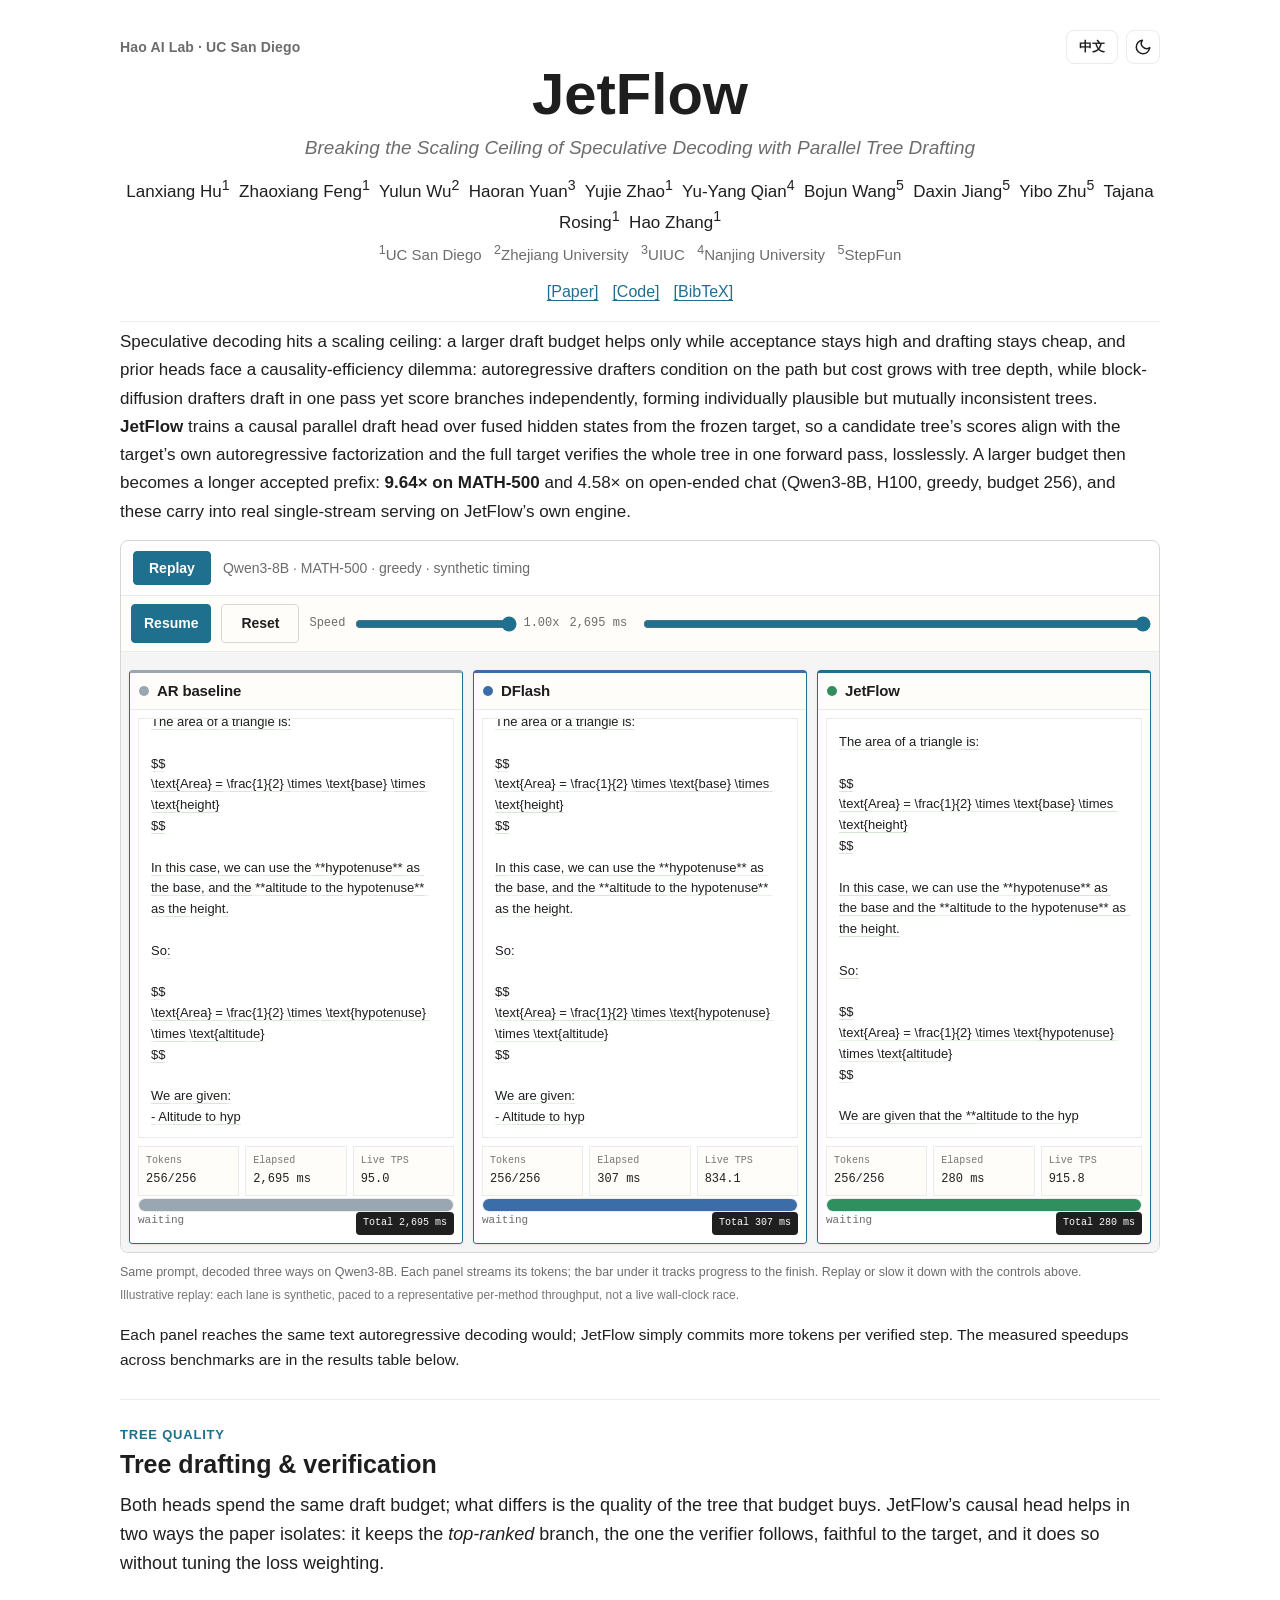
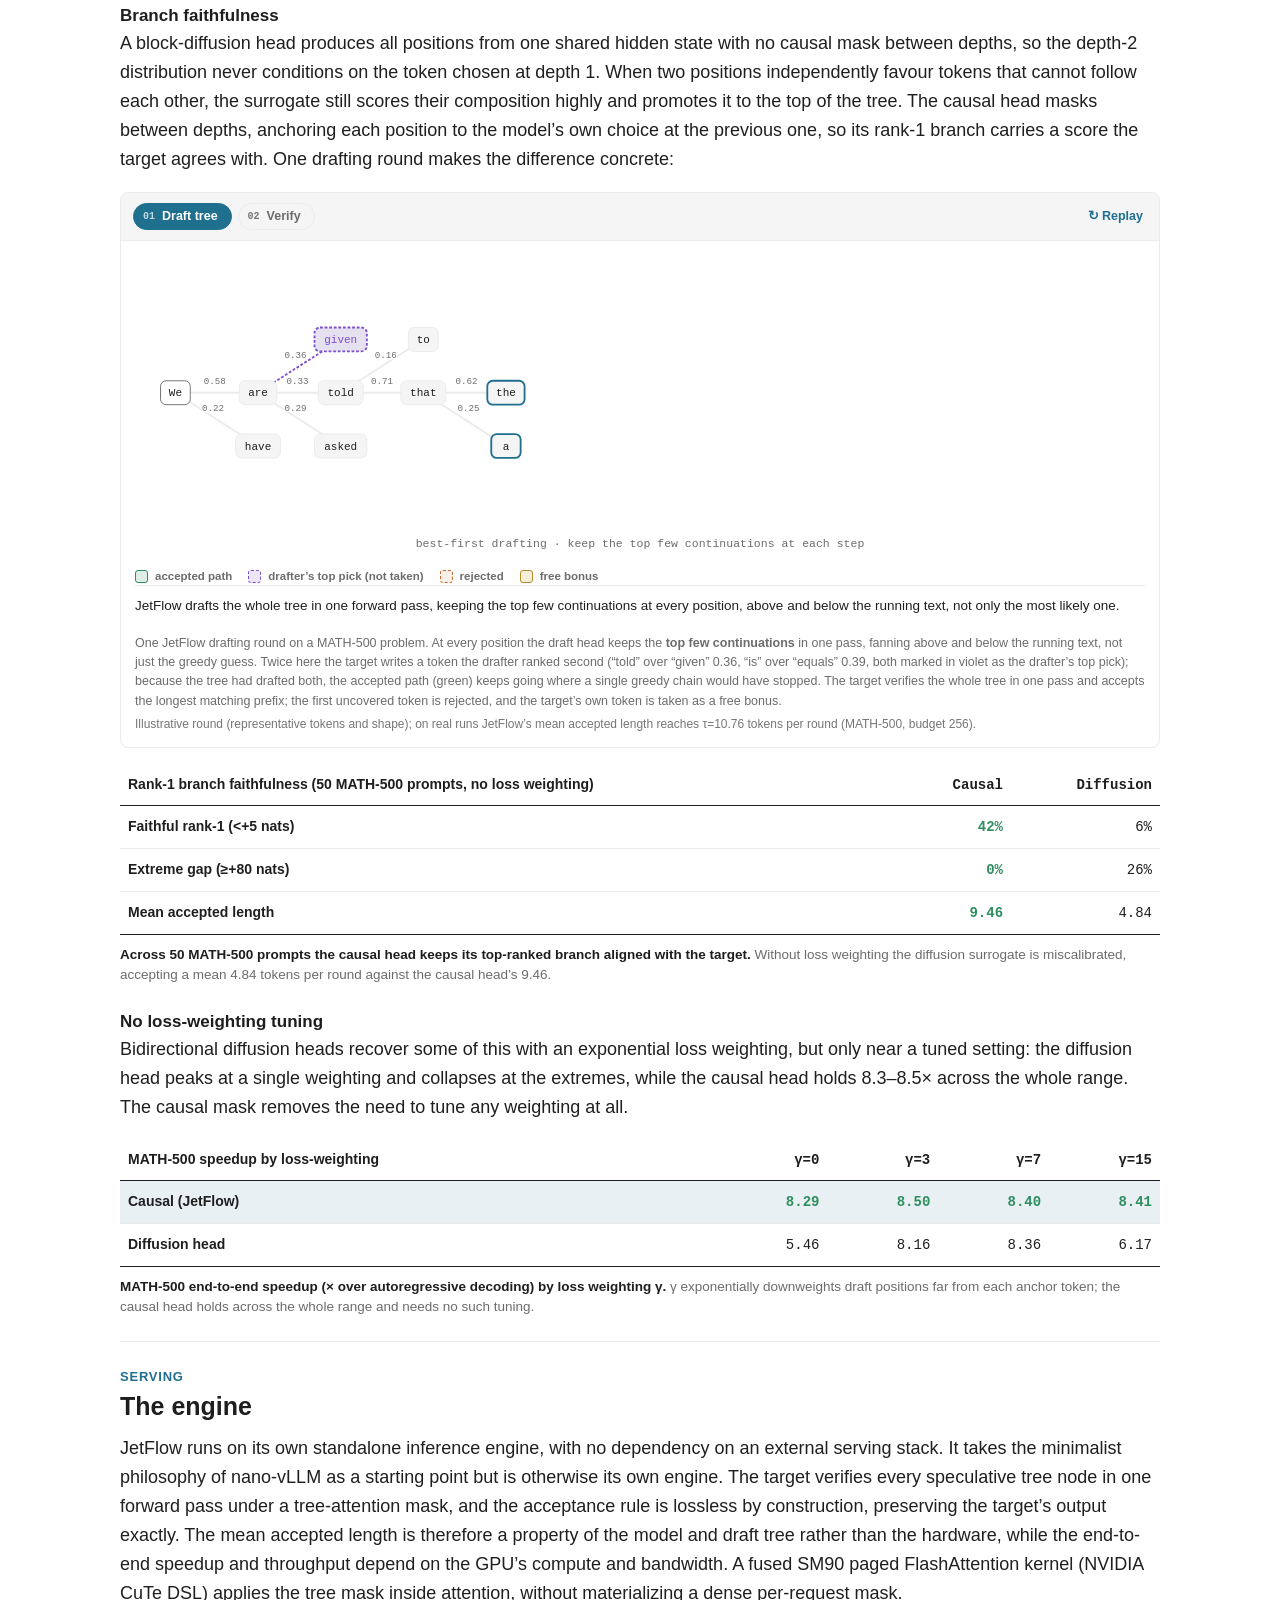
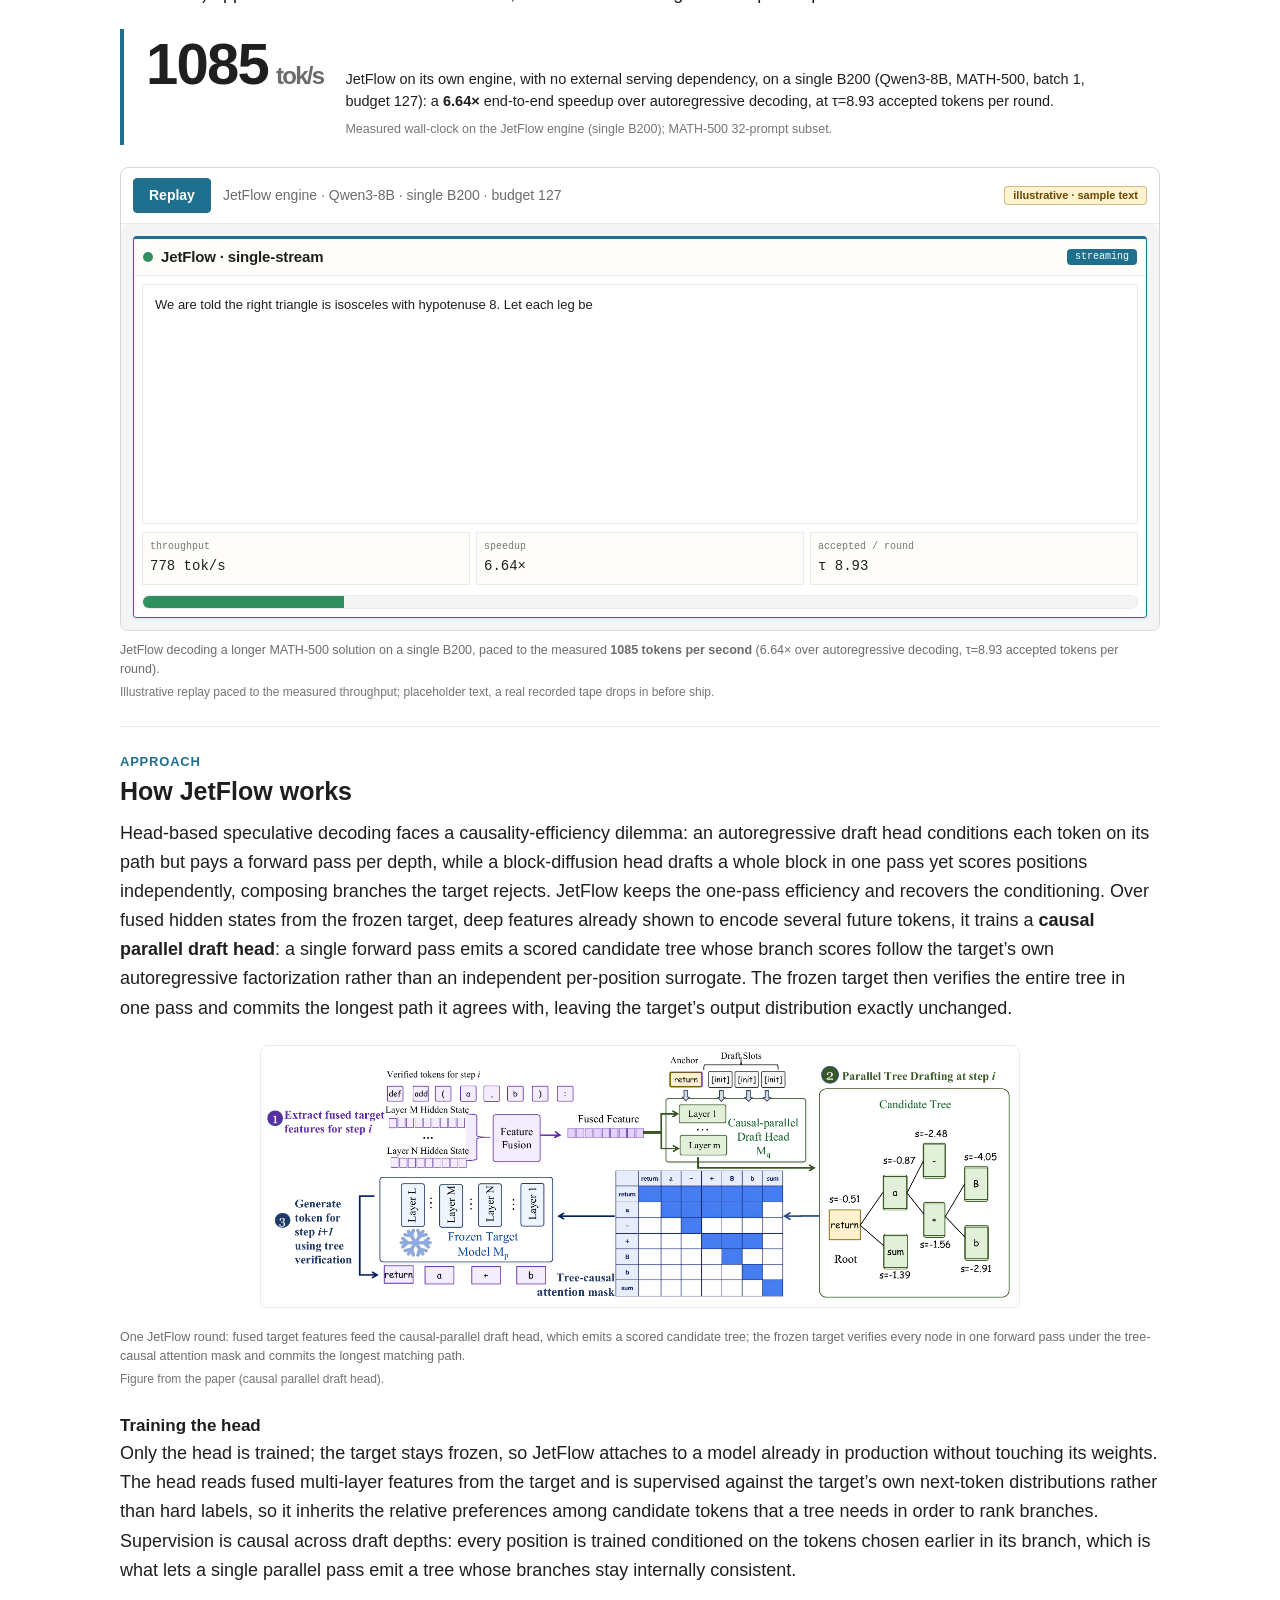
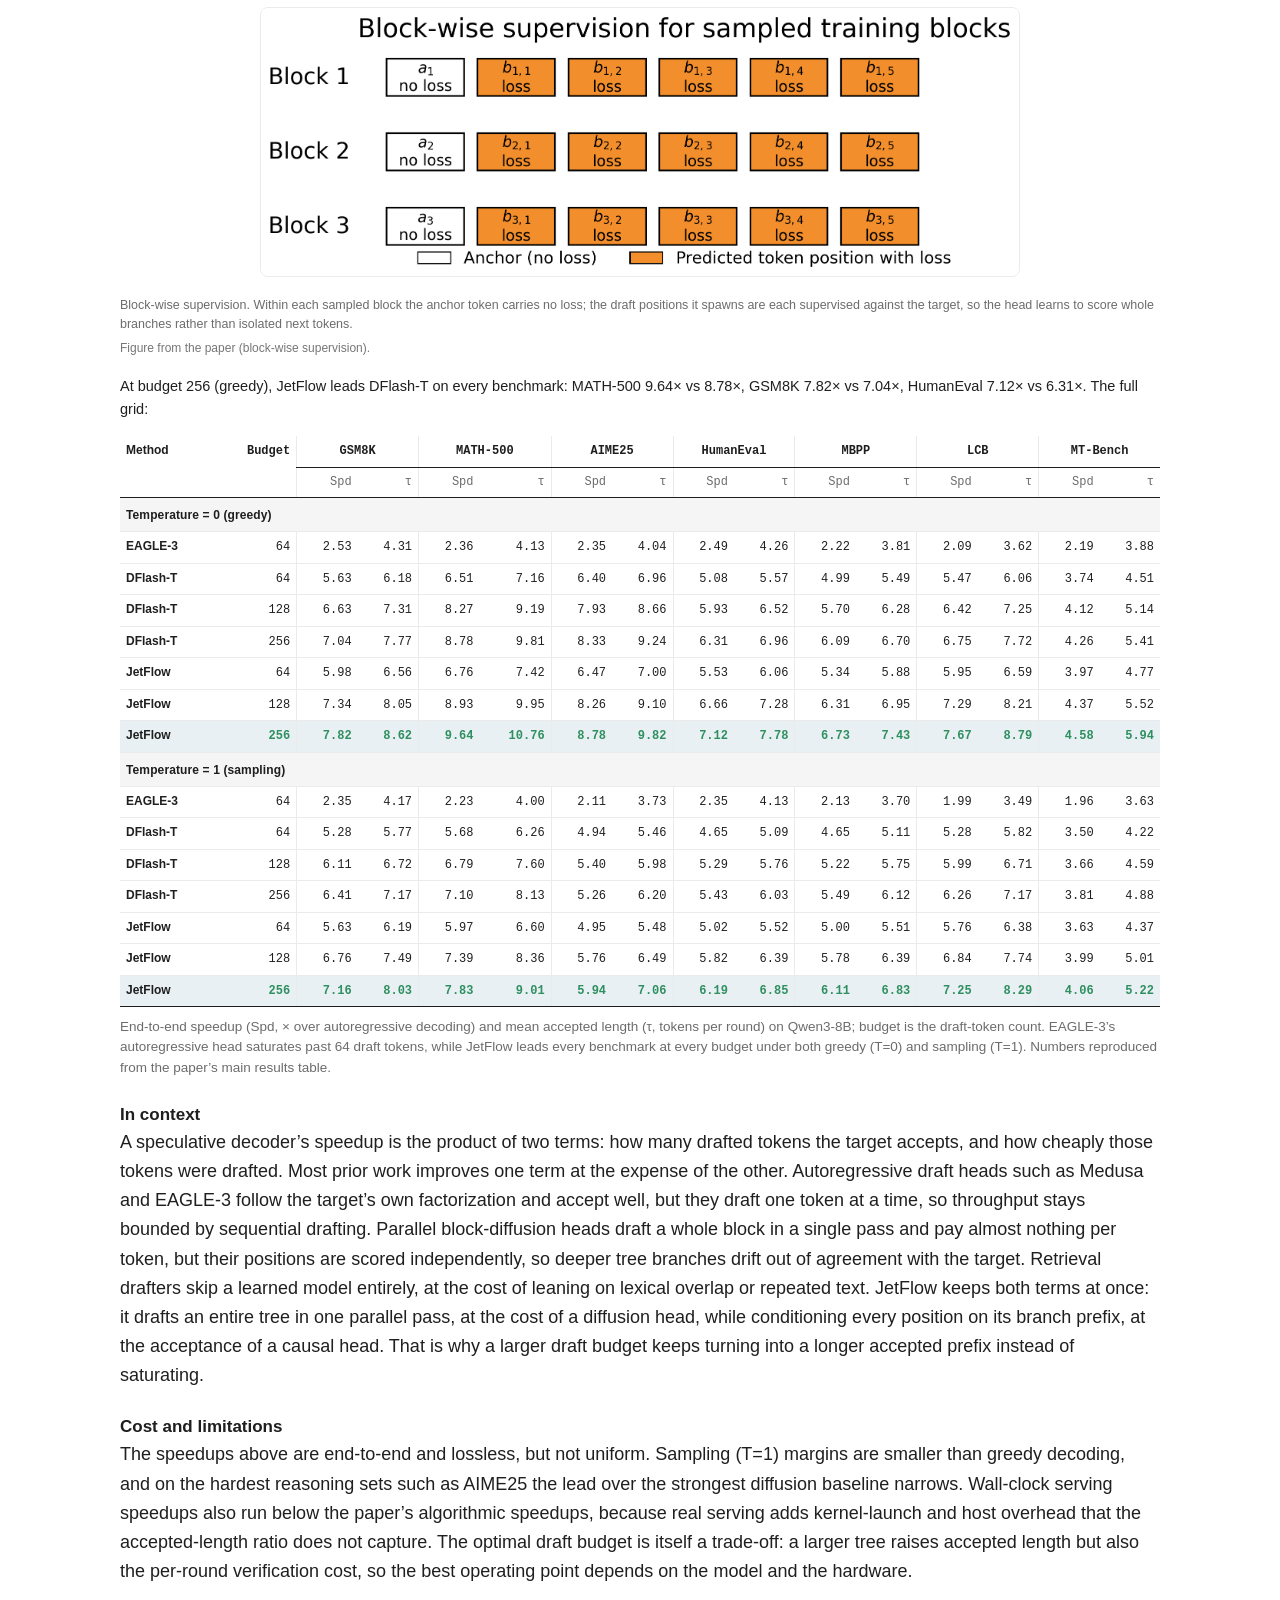
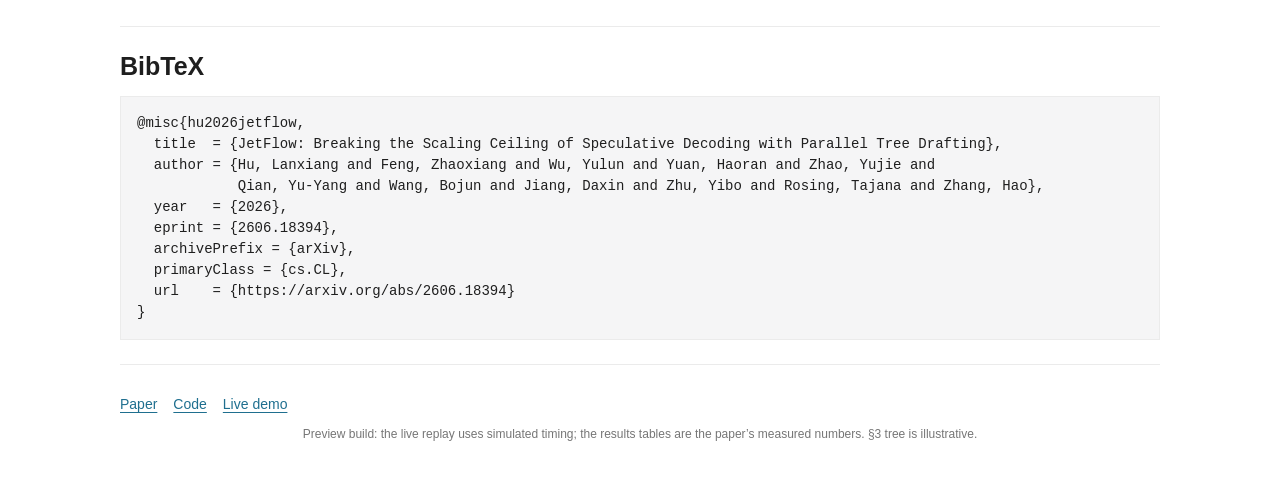
<file: index.html>
<!doctype html>
<html lang="en">
<head>
  <meta charset="utf-8">
  <meta name="viewport" content="width=device-width, initial-scale=1">
  <meta name="color-scheme" content="light dark">
  <title>JetFlow: Parallel Tree Drafting</title>
  <meta name="description" content="JetFlow: Breaking the Scaling Ceiling of Speculative Decoding with Parallel Tree Drafting. Live decoding replay + results from the paper.">
  <link rel="alternate" hreflang="en" href="index.html">
  <link rel="alternate" hreflang="zh-CN" href="index.zh.html">
  <link rel="stylesheet" href="site.css">
</head>
<body>
  <script>
    (function () {
      // honour an explicit user choice; otherwise follow the OS colour scheme
      var stored = localStorage.getItem("jf-theme");
      var osDark = window.matchMedia && window.matchMedia("(prefers-color-scheme: dark)").matches;
      if (stored === "dark" || (!stored && osDark)) document.body.classList.add("dark");
    })();
  </script>

  <main class="page" id="top">
    <div class="topbar">
      <a class="brand" href="https://haoailab.com/" title="Hao AI Lab @ UCSD">Hao AI Lab · UC San Diego</a>
      <div class="topbar-tools">
        <a id="lang-toggle" class="lang-toggle" href="index.zh.html" aria-label="切换到中文">中文</a>
        <button id="theme-toggle" class="theme-toggle" type="button" aria-label="Toggle light/dark" aria-pressed="false">
        <svg id="moon" xmlns="http://www.w3.org/2000/svg" viewBox="0 0 24 24" fill="none" stroke="currentColor" stroke-width="2" stroke-linecap="round" stroke-linejoin="round"><path d="M21 12.79A9 9 0 1111.21 3 7 7 0 0021 12.79z"/></svg>
        <svg id="sun" xmlns="http://www.w3.org/2000/svg" viewBox="0 0 24 24" fill="none" stroke="currentColor" stroke-width="2" stroke-linecap="round" stroke-linejoin="round"><circle cx="12" cy="12" r="5"/><line x1="12" y1="1" x2="12" y2="3"/><line x1="12" y1="21" x2="12" y2="23"/><line x1="4.22" y1="4.22" x2="5.64" y2="5.64"/><line x1="18.36" y1="18.36" x2="19.78" y2="19.78"/><line x1="1" y1="12" x2="3" y2="12"/><line x1="21" y1="12" x2="23" y2="12"/><line x1="4.22" y1="19.78" x2="5.64" y2="18.36"/><line x1="18.36" y1="5.64" x2="19.78" y2="4.22"/></svg>
      </button>
      </div>
    </div>

    <header class="paper-header">
      <h1>JetFlow</h1>
      <p class="subtitle">Breaking the Scaling Ceiling of Speculative Decoding with Parallel Tree Drafting</p>
      <p class="authors">
        Lanxiang Hu<sup>1</sup>&nbsp; Zhaoxiang Feng<sup>1</sup>&nbsp; Yulun Wu<sup>2</sup>&nbsp; Haoran Yuan<sup>3</sup>&nbsp; Yujie Zhao<sup>1</sup>&nbsp; Yu-Yang Qian<sup>4</sup>&nbsp; Bojun Wang<sup>5</sup>&nbsp; Daxin Jiang<sup>5</sup>&nbsp; Yibo Zhu<sup>5</sup>&nbsp; Tajana Rosing<sup>1</sup>&nbsp; Hao Zhang<sup>1</sup>
      </p>
      <p class="affiliations"><sup>1</sup>UC San Diego &nbsp; <sup>2</sup>Zhejiang University &nbsp; <sup>3</sup>UIUC &nbsp; <sup>4</sup>Nanjing University &nbsp; <sup>5</sup>StepFun</p>
      <nav class="resource-links" aria-label="Project resources">
        <a href="https://arxiv.org/abs/2606.18394">[Paper]</a>
        <a href="https://github.com/hao-ai-lab/JetFlow">[Code]</a>
        <a href="#bibtex">[BibTeX]</a>
      </nav>
    </header>

    <p class="lead">
      Speculative decoding hits a scaling ceiling: a larger draft budget helps only while acceptance stays
      high and drafting stays cheap, and prior heads face a causality-efficiency dilemma: autoregressive
      drafters condition on the path but cost grows with tree depth, while block-diffusion drafters draft in
      one pass yet score branches independently, forming individually plausible but mutually inconsistent
      trees. <strong>JetFlow</strong> trains a causal parallel draft head over fused hidden states from the
      frozen target, so a candidate tree&rsquo;s scores align with the target&rsquo;s own autoregressive
      factorization and the full target verifies the whole tree in one forward pass, losslessly. A larger budget then becomes a longer accepted prefix: <strong>9.64&times; on
      MATH-500</strong> and 4.58&times; on open-ended chat (Qwen3-8B, H100, greedy, budget&nbsp;256), and these carry into real
      single-stream serving on JetFlow&rsquo;s own engine.
    </p>

    <!-- ===================== DEMO FIRST (autoplay) ===================== -->
    <section class="section demo-first" id="demo">
      <figure class="paper-figure player-figure" id="figure1">
        <div class="figure-frame">
          <div class="figure-toolbar">
            <button class="run-button" id="siteRunButton" type="button">Replay</button>
            <span class="metric-line" data-race-caption></span>
            <span class="run-state" hidden><span data-run-state></span> <span data-clock-label></span></span>
          </div>
          <div class="player-shell" aria-label="Live decoding replay">
            <div class="app-shell">
              <header class="hero player-internal-hero" hidden>
                <div><p class="eyebrow">JetFlow replay</p><h1>Parallel tree decoding replay</h1></div>
                <div class="hero-stats" id="heroStats" aria-live="polite"></div>
              </header>
              <section class="controls" aria-label="Playback controls">
                <button id="playToggle" class="control-button" type="button" aria-label="Pause playback">Pause</button>
                <button id="resetButton" class="control-button secondary" type="button" aria-label="Reset playback">Reset</button>
                <label class="speed-control" for="speedRange"><span>Speed</span><input id="speedRange" type="range" min="0.1" max="1" step="0.05" value="1"><output id="speedValue" for="speedRange">1.00x</output></label>
                <label class="scrub-control" for="scrubRange"><span id="clockReadout">0 ms</span><input id="scrubRange" type="range" min="0" max="1" step="1" value="0"></label>
              </section>
              <div id="syntheticWatermark" class="watermark" hidden></div>
              <main class="player-main">
                <section class="player-lanes">
                  <div class="race-panel" aria-label="Race progress">
                    <div class="race-title"><span>Race bar</span><span id="raceSummary"></span></div>
                    <div id="raceBars" class="race-bars"></div>
                  </div>
                  <div id="laneGrid" class="lane-grid" aria-live="polite"></div>
                </section>
                <aside class="tree-panel" aria-label="JetFlow tree panel" hidden>
                  <div class="tree-panel-head"><div><p class="eyebrow">TreePanel</p><h2>Return Stroke</h2></div><span id="treeTimingBadge" class="timing-badge">waiting</span></div>
                  <div id="treePanel"></div>
                </aside>
              </main>
              <footer class="provenance" id="provenance"></footer>
            </div>
          </div>
        </div>
        <figcaption class="cap">
          Same prompt, decoded three ways on Qwen3-8B. Each panel streams its tokens; the bar under it tracks
          progress to the finish. Replay or slow it down with the controls above.
          <span class="src">Illustrative replay: each lane is synthetic, paced to a representative per-method throughput, not a live wall-clock race.</span>
        </figcaption>
      </figure>
      <p class="run-hud" data-run-hud hidden></p>
      <p class="result-plate" data-result-plate hidden></p>

      <p class="demo-note">
        Each panel reaches the same text autoregressive decoding would; JetFlow simply commits more tokens per
        verified step. The measured speedups across benchmarks are in the results table below.
      </p>
    </section>

    <!-- ===================== TREE QUALITY ===================== -->
    <section class="section sec" id="tree">
      <p class="sec-eyebrow">Tree quality</p>
      <h2>Tree drafting &amp; verification</h2>
      <p>
        Both heads spend the same draft budget; what differs is the quality of the tree that budget buys. JetFlow&rsquo;s
        causal head helps in two ways the paper isolates: it keeps the <em>top-ranked</em> branch, the one the
        verifier follows, faithful to the target, and it does so without tuning the loss weighting.
      </p>

      <h3 class="subhead">Branch faithfulness</h3>
      <p>
        A block-diffusion head produces all positions from one shared hidden state with no causal mask between depths,
        so the depth-2 distribution never conditions on the token chosen at depth&nbsp;1. When two positions independently
        favour tokens that cannot follow each other, the surrogate still scores their composition highly and promotes it
        to the top of the tree. The causal head masks between depths, anchoring each position to the model&rsquo;s own
        choice at the previous one, so its rank-1 branch carries a score the target agrees with. One drafting round makes
        the difference concrete:
      </p>

      <figure class="treebuild" id="treewalk" data-stage="draft" data-head="jetflow">
        <div class="tb-toolbar">
          <div class="tb-stages" role="group" aria-label="Stages">
            <button class="tb-stage" type="button" data-go="draft"><span class="tb-si">01</span> Draft tree</button>
            <button class="tb-stage" type="button" data-go="verify"><span class="tb-si">02</span> Verify</button>
          </div>
          <div class="tb-right">
            <button class="tb-replay" type="button" data-replay aria-label="Replay">↻ Replay</button>
          </div>
        </div>
        <div class="tb-frame">
          <div class="tb-canvas"></div>
          <div class="tb-readout" data-tb-readout></div>
        </div>
        <ul class="tb-legend" aria-label="Tree colour key">
          <li><i class="sw sw-acc"></i>accepted path</li>
          <li><i class="sw sw-dtop"></i>drafter&rsquo;s top pick (not taken)</li>
          <li><i class="sw sw-rej"></i>rejected</li>
          <li><i class="sw sw-bon"></i>free bonus</li>
        </ul>
        <p class="tb-copy" data-tb-copy aria-live="polite"></p>
        <figcaption class="cap">
          One JetFlow drafting round on a MATH-500 problem. At every position the draft head keeps the
          <strong>top few continuations</strong> in one pass, fanning above and below the running text, not just
          the greedy guess. Twice here the target writes a token the drafter ranked second (&ldquo;told&rdquo;
          over &ldquo;given&rdquo;&nbsp;0.36, &ldquo;is&rdquo; over &ldquo;equals&rdquo;&nbsp;0.39, both marked in violet as the drafter&rsquo;s top pick);
          because the tree had drafted both, the accepted path (green) keeps going where a single greedy chain
          would have stopped. The target verifies the whole tree in one pass and accepts the longest matching
          prefix; the first uncovered token is rejected, and the target&rsquo;s own token is taken as a free bonus.
          <span class="src">Illustrative round (representative tokens and shape); on real runs JetFlow&rsquo;s mean accepted length reaches &tau;=10.76 tokens per round (MATH-500, budget 256).</span>
        </figcaption>
      </figure>

      <table class="dtable">
        <thead><tr><th>Rank-1 branch faithfulness (50 MATH-500 prompts, no loss weighting)</th><th class="num">Causal</th><th class="num">Diffusion</th></tr></thead>
        <tbody>
          <tr><th>Faithful rank-1 (&lt;+5 nats)</th><td class="num win">42%</td><td class="num">6%</td></tr>
          <tr><th>Extreme gap (≥+80 nats)</th><td class="num win">0%</td><td class="num">26%</td></tr>
          <tr><th>Mean accepted length</th><td class="num win">9.46</td><td class="num">4.84</td></tr>
        </tbody>
        <caption><b>Across 50 MATH-500 prompts the causal head keeps its top-ranked branch aligned with the target.</b> Without loss weighting the diffusion surrogate is miscalibrated, accepting a mean 4.84 tokens per round against the causal head&rsquo;s 9.46.</caption>
      </table>

      <h3 class="subhead">No loss-weighting tuning</h3>
      <p>
        Bidirectional diffusion heads recover some of this with an exponential loss weighting, but only near a tuned
        setting: the diffusion head peaks at a single weighting and collapses at the extremes, while the causal head
        holds 8.3–8.5× across the whole range. The causal mask removes the need to tune any weighting at all.
      </p>

      <table class="dtable">
        <thead><tr><th>MATH-500 speedup by loss-weighting</th><th class="num">γ=0</th><th class="num">γ=3</th><th class="num">γ=7</th><th class="num">γ=15</th></tr></thead>
        <tbody>
          <tr class="hl"><th>Causal (JetFlow)</th><td class="num win">8.29</td><td class="num win">8.50</td><td class="num win">8.40</td><td class="num win">8.41</td></tr>
          <tr><th>Diffusion head</th><td class="num">5.46</td><td class="num">8.16</td><td class="num">8.36</td><td class="num">6.17</td></tr>
        </tbody>
        <caption><b>MATH-500 end-to-end speedup (× over autoregressive decoding) by loss weighting γ.</b> γ exponentially downweights draft positions far from each anchor token; the causal head holds across the whole range and needs no such tuning.</caption>
      </table>
    </section>

    <!-- ===================== THE ENGINE ===================== -->
    <section class="section sec" id="engine">
      <p class="sec-eyebrow">Serving</p>
      <h2>The engine</h2>
      <p>
        JetFlow runs on its own standalone inference engine, with no dependency on an external serving stack. It
        takes the minimalist philosophy of nano-vLLM as a starting point but is otherwise its own engine. The
        target verifies every speculative tree node in one forward pass under a tree-attention mask, and the
        acceptance rule is lossless by construction, preserving the target&rsquo;s output exactly. The mean
        accepted length is therefore a property of the model and draft tree rather than the hardware, while the
        end-to-end speedup and throughput depend on the GPU&rsquo;s compute and bandwidth. A fused SM90 paged
        FlashAttention kernel (NVIDIA CuTe DSL) applies the tree mask inside attention, without materializing a
        dense per-request mask.
      </p>

      <div class="hero-tps">
        <div class="ht-num">1085<span class="ht-unit">tok/s</span></div>
        <p class="ht-cap">
          JetFlow on its own engine, with no external serving dependency, on a single B200 (Qwen3-8B,
          MATH-500, batch&nbsp;1, budget&nbsp;127): a <strong>6.64&times;</strong> end-to-end speedup over
          autoregressive decoding, at &tau;=8.93 accepted tokens per round.
          <span class="ht-note">Measured wall-clock on the JetFlow engine (single B200); MATH-500 32-prompt subset.</span>
        </p>
      </div>

      <figure class="paper-figure engine-demo-figure" id="engineDemo">
        <div class="figure-frame">
          <div class="figure-toolbar">
            <button class="run-button" id="engineRunButton" type="button">Replay</button>
            <span class="metric-line">JetFlow engine · Qwen3-8B · single B200 · budget&nbsp;127</span>
            <span class="illus-badge">illustrative · sample text</span>
          </div>
          <div class="player-shell">
            <div class="ed-stage">
              <div class="lane-card leader ed-card">
                <div class="terminal-chrome">
                  <span class="lane-title">JetFlow · single-stream</span>
                  <span class="ed-badge" data-ed-state>idle</span>
                </div>
                <div class="terminal-body">
                  <pre class="stream-text ed-stream" data-ed-stream></pre>
                  <div class="metric-grid ed-metrics">
                    <div class="metric"><span>throughput</span><strong data-ed-tps>0 tok/s</strong></div>
                    <div class="metric"><span>speedup</span><strong>6.64&times;</strong></div>
                    <div class="metric"><span>accepted / round</span><strong>&tau; 8.93</strong></div>
                  </div>
                  <div class="progress-track ed-track"><div class="progress-fill" data-ed-fill></div></div>
                </div>
              </div>
            </div>
          </div>
        </div>
        <figcaption class="cap">
          JetFlow decoding a longer MATH-500 solution on a single B200, paced to the measured
          <strong>1085 tokens per second</strong> (6.64&times; over autoregressive decoding,
          &tau;=8.93 accepted tokens per round).
          <span class="src">Illustrative replay paced to the measured throughput; placeholder text, a real recorded tape drops in before ship.</span>
        </figcaption>
      </figure>
    </section>

    <!-- ===================== HOW IT WORKS ===================== -->
    <section class="section sec" id="approach">
      <p class="sec-eyebrow">Approach</p>
      <h2>How JetFlow works</h2>
      <p>
        Head-based speculative decoding faces a causality-efficiency dilemma: an autoregressive draft head
        conditions each token on its path but pays a forward pass per depth, while a block-diffusion head drafts
        a whole block in one pass yet scores positions independently, composing branches the target rejects.
        JetFlow keeps the one-pass efficiency and recovers the conditioning. Over fused hidden states from the
        frozen target, deep features already shown to encode several future tokens, it trains a
        <strong>causal parallel draft head</strong>: a single forward pass emits a scored candidate tree whose
        branch scores follow the target&rsquo;s own autoregressive factorization rather than an independent
        per-position surrogate. The frozen target then verifies the entire tree in one pass and commits the
        longest path it agrees with, leaving the target&rsquo;s output distribution exactly unchanged.
      </p>

      <figure class="fig paperfig">
        <img src="figures/arch_causal_head.png" alt="JetFlow architecture: feature fusion, causal-parallel draft head producing a scored candidate tree, and frozen target verification under a tree-causal attention mask.">
        <figcaption class="cap">
          One JetFlow round: fused target features feed the causal-parallel draft head, which emits a scored
          candidate tree; the frozen target verifies every node in one forward pass under the tree-causal
          attention mask and commits the longest matching path.
          <span class="src">Figure from the paper (causal parallel draft head).</span>
        </figcaption>
      </figure>

      <h3 class="subhead">Training the head</h3>
      <p>
        Only the head is trained; the target stays frozen, so JetFlow attaches to a model already in production
        without touching its weights. The head reads fused multi-layer features from the target and is supervised
        against the target&rsquo;s own next-token distributions rather than hard labels, so it inherits the
        relative preferences among candidate tokens that a tree needs in order to rank branches. Supervision is
        causal across draft depths: every position is trained conditioned on the tokens chosen earlier in its
        branch, which is what lets a single parallel pass emit a tree whose branches stay internally consistent.
      </p>

      <figure class="fig paperfig">
        <img src="figures/training_supervision.png" alt="Block-wise training supervision: within each sampled block the anchor token carries no loss while the predicted draft positions are each supervised against the target.">
        <figcaption class="cap">
          Block-wise supervision. Within each sampled block the anchor token carries no loss; the draft positions
          it spawns are each supervised against the target, so the head learns to score whole branches rather than
          isolated next tokens.
          <span class="src">Figure from the paper (block-wise supervision).</span>
        </figcaption>
      </figure>

      <p class="table-summary">
        At budget&nbsp;256 (greedy), JetFlow leads DFlash-T on every benchmark: MATH-500 9.64&times; vs
        8.78&times;, GSM8K 7.82&times; vs 7.04&times;, HumanEval 7.12&times; vs 6.31&times;. The full grid:
      </p>
      <div class="table-scroll">
      <table class="dtable wide">
        <thead>
          <tr><th rowspan="2">Method</th><th class="num" rowspan="2">Budget</th><th class="num grp-col" colspan="2">GSM8K</th><th class="num grp-col" colspan="2">MATH-500</th><th class="num grp-col" colspan="2">AIME25</th><th class="num grp-col" colspan="2">HumanEval</th><th class="num grp-col" colspan="2">MBPP</th><th class="num grp-col" colspan="2">LCB</th><th class="num grp-col" colspan="2">MT-Bench</th></tr>
          <tr><th class="num sub">Spd</th><th class="num sub">τ</th><th class="num sub">Spd</th><th class="num sub">τ</th><th class="num sub">Spd</th><th class="num sub">τ</th><th class="num sub">Spd</th><th class="num sub">τ</th><th class="num sub">Spd</th><th class="num sub">τ</th><th class="num sub">Spd</th><th class="num sub">τ</th><th class="num sub">Spd</th><th class="num sub">τ</th></tr>
        </thead>
        <tbody>
          <tr class="grp"><th colspan="16">Temperature = 0 (greedy)</th></tr>
          <tr><th>EAGLE-3</th><td class="num">64</td><td class="num">2.53</td><td class="num">4.31</td><td class="num">2.36</td><td class="num">4.13</td><td class="num">2.35</td><td class="num">4.04</td><td class="num">2.49</td><td class="num">4.26</td><td class="num">2.22</td><td class="num">3.81</td><td class="num">2.09</td><td class="num">3.62</td><td class="num">2.19</td><td class="num">3.88</td></tr>
          <tr><th>DFlash-T</th><td class="num">64</td><td class="num">5.63</td><td class="num">6.18</td><td class="num">6.51</td><td class="num">7.16</td><td class="num">6.40</td><td class="num">6.96</td><td class="num">5.08</td><td class="num">5.57</td><td class="num">4.99</td><td class="num">5.49</td><td class="num">5.47</td><td class="num">6.06</td><td class="num">3.74</td><td class="num">4.51</td></tr>
          <tr><th>DFlash-T</th><td class="num">128</td><td class="num">6.63</td><td class="num">7.31</td><td class="num">8.27</td><td class="num">9.19</td><td class="num">7.93</td><td class="num">8.66</td><td class="num">5.93</td><td class="num">6.52</td><td class="num">5.70</td><td class="num">6.28</td><td class="num">6.42</td><td class="num">7.25</td><td class="num">4.12</td><td class="num">5.14</td></tr>
          <tr><th>DFlash-T</th><td class="num">256</td><td class="num">7.04</td><td class="num">7.77</td><td class="num">8.78</td><td class="num">9.81</td><td class="num">8.33</td><td class="num">9.24</td><td class="num">6.31</td><td class="num">6.96</td><td class="num">6.09</td><td class="num">6.70</td><td class="num">6.75</td><td class="num">7.72</td><td class="num">4.26</td><td class="num">5.41</td></tr>
          <tr><th>JetFlow</th><td class="num">64</td><td class="num">5.98</td><td class="num">6.56</td><td class="num">6.76</td><td class="num">7.42</td><td class="num">6.47</td><td class="num">7.00</td><td class="num">5.53</td><td class="num">6.06</td><td class="num">5.34</td><td class="num">5.88</td><td class="num">5.95</td><td class="num">6.59</td><td class="num">3.97</td><td class="num">4.77</td></tr>
          <tr><th>JetFlow</th><td class="num">128</td><td class="num">7.34</td><td class="num">8.05</td><td class="num">8.93</td><td class="num">9.95</td><td class="num">8.26</td><td class="num">9.10</td><td class="num">6.66</td><td class="num">7.28</td><td class="num">6.31</td><td class="num">6.95</td><td class="num">7.29</td><td class="num">8.21</td><td class="num">4.37</td><td class="num">5.52</td></tr>
          <tr class="hl"><th>JetFlow</th><td class="num">256</td><td class="num">7.82</td><td class="num">8.62</td><td class="num">9.64</td><td class="num">10.76</td><td class="num">8.78</td><td class="num">9.82</td><td class="num">7.12</td><td class="num">7.78</td><td class="num">6.73</td><td class="num">7.43</td><td class="num">7.67</td><td class="num">8.79</td><td class="num">4.58</td><td class="num">5.94</td></tr>
          <tr class="grp"><th colspan="16">Temperature = 1 (sampling)</th></tr>
          <tr><th>EAGLE-3</th><td class="num">64</td><td class="num">2.35</td><td class="num">4.17</td><td class="num">2.23</td><td class="num">4.00</td><td class="num">2.11</td><td class="num">3.73</td><td class="num">2.35</td><td class="num">4.13</td><td class="num">2.13</td><td class="num">3.70</td><td class="num">1.99</td><td class="num">3.49</td><td class="num">1.96</td><td class="num">3.63</td></tr>
          <tr><th>DFlash-T</th><td class="num">64</td><td class="num">5.28</td><td class="num">5.77</td><td class="num">5.68</td><td class="num">6.26</td><td class="num">4.94</td><td class="num">5.46</td><td class="num">4.65</td><td class="num">5.09</td><td class="num">4.65</td><td class="num">5.11</td><td class="num">5.28</td><td class="num">5.82</td><td class="num">3.50</td><td class="num">4.22</td></tr>
          <tr><th>DFlash-T</th><td class="num">128</td><td class="num">6.11</td><td class="num">6.72</td><td class="num">6.79</td><td class="num">7.60</td><td class="num">5.40</td><td class="num">5.98</td><td class="num">5.29</td><td class="num">5.76</td><td class="num">5.22</td><td class="num">5.75</td><td class="num">5.99</td><td class="num">6.71</td><td class="num">3.66</td><td class="num">4.59</td></tr>
          <tr><th>DFlash-T</th><td class="num">256</td><td class="num">6.41</td><td class="num">7.17</td><td class="num">7.10</td><td class="num">8.13</td><td class="num">5.26</td><td class="num">6.20</td><td class="num">5.43</td><td class="num">6.03</td><td class="num">5.49</td><td class="num">6.12</td><td class="num">6.26</td><td class="num">7.17</td><td class="num">3.81</td><td class="num">4.88</td></tr>
          <tr><th>JetFlow</th><td class="num">64</td><td class="num">5.63</td><td class="num">6.19</td><td class="num">5.97</td><td class="num">6.60</td><td class="num">4.95</td><td class="num">5.48</td><td class="num">5.02</td><td class="num">5.52</td><td class="num">5.00</td><td class="num">5.51</td><td class="num">5.76</td><td class="num">6.38</td><td class="num">3.63</td><td class="num">4.37</td></tr>
          <tr><th>JetFlow</th><td class="num">128</td><td class="num">6.76</td><td class="num">7.49</td><td class="num">7.39</td><td class="num">8.36</td><td class="num">5.76</td><td class="num">6.49</td><td class="num">5.82</td><td class="num">6.39</td><td class="num">5.78</td><td class="num">6.39</td><td class="num">6.84</td><td class="num">7.74</td><td class="num">3.99</td><td class="num">5.01</td></tr>
          <tr class="hl"><th>JetFlow</th><td class="num">256</td><td class="num">7.16</td><td class="num">8.03</td><td class="num">7.83</td><td class="num">9.01</td><td class="num">5.94</td><td class="num">7.06</td><td class="num">6.19</td><td class="num">6.85</td><td class="num">6.11</td><td class="num">6.83</td><td class="num">7.25</td><td class="num">8.29</td><td class="num">4.06</td><td class="num">5.22</td></tr>
        </tbody>
        <caption>End-to-end speedup (Spd, &times; over autoregressive decoding) and mean accepted length (&tau;, tokens per round) on Qwen3-8B; budget is the draft-token count. EAGLE-3&rsquo;s autoregressive head saturates past 64 draft tokens, while JetFlow leads every benchmark at every budget under both greedy (T=0) and sampling (T=1). Numbers reproduced from the paper&rsquo;s main results table.</caption>
      </table>
      </div>

      <h3 class="subhead">In context</h3>
      <p>
        A speculative decoder&rsquo;s speedup is the product of two terms: how many drafted tokens the target
        accepts, and how cheaply those tokens were drafted. Most prior work improves one term at the expense of
        the other. Autoregressive draft heads such as Medusa and EAGLE-3 follow the target&rsquo;s own
        factorization and accept well, but they draft one token at a time, so throughput stays bounded by
        sequential drafting. Parallel block-diffusion heads draft a whole block in a single pass
        and pay almost nothing per token, but their positions are scored independently, so deeper tree branches
        drift out of agreement with the target. Retrieval drafters skip a learned model entirely, at the cost of
        leaning on lexical overlap or repeated text. JetFlow keeps both terms at once: it drafts an entire tree
        in one parallel pass, at the cost of a diffusion head, while conditioning every position on its branch
        prefix, at the acceptance of a causal head. That is why a larger draft budget keeps turning into a longer
        accepted prefix instead of saturating.
      </p>

      <h3 class="subhead">Cost and limitations</h3>
      <p>
        The speedups above are end-to-end and lossless, but not uniform. Sampling (T=1) margins are smaller than
        greedy decoding, and on the hardest reasoning sets such as AIME25 the lead over the strongest diffusion
        baseline narrows. Wall-clock serving speedups also run below the paper&rsquo;s algorithmic speedups,
        because real serving adds kernel-launch and host overhead that the accepted-length ratio does not
        capture. The optimal draft budget is itself a trade-off: a larger tree raises accepted
        length but also the per-round verification cost, so the best operating point depends on the model and
        the hardware.
      </p>
    </section>

    <!-- ===================== BIBTEX ===================== -->
    <section class="section bib-section" id="bibtex">
      <h2>BibTeX</h2>
      <pre><code>@misc{hu2026jetflow,
  title  = {JetFlow: Breaking the Scaling Ceiling of Speculative Decoding with Parallel Tree Drafting},
  author = {Hu, Lanxiang and Feng, Zhaoxiang and Wu, Yulun and Yuan, Haoran and Zhao, Yujie and
            Qian, Yu-Yang and Wang, Bojun and Jiang, Daxin and Zhu, Yibo and Rosing, Tajana and Zhang, Hao},
  year   = {2026},
  eprint = {2606.18394},
  archivePrefix = {arXiv},
  primaryClass = {cs.CL},
  url    = {https://arxiv.org/abs/2606.18394}
}</code></pre>
    </section>

    <footer class="footer">
      <a href="https://arxiv.org/abs/2606.18394">Paper</a>
      <a href="https://github.com/hao-ai-lab/JetFlow">Code</a>
      <a href="#demo">Live demo</a>
    </footer>
      <p class="preview-note" style="text-align:center; font:12px/1.6 var(--sans); color:var(--faint); margin:10px 0 0;">Preview build: the live replay uses simulated timing; the results tables are the paper’s measured numbers. §3 tree is illustrative.</p>

  </main>

  <script>
    /* autoplay on load, unless the visitor asked for reduced motion */
    window.PTD_DEMO_AUTOSTART = !(window.matchMedia && window.matchMedia("(prefers-reduced-motion: reduce)").matches);
    window.PTD_DEMO_LANES = window.PTD_DEMO_LANES || [];
  </script>
  <script src="lane_ar_hf.js"></script>
  <script src="lane_dflash.js"></script>
  <script src="lane_ptd.js"></script>
  <script>
    window.PTD_DEMO_LANES_ALL = (window.PTD_DEMO_LANES || []).slice();
    window.PTD_DEMO_LANES = window.PTD_DEMO_LANES_ALL.filter(function (lane) { return lane.lane.method !== "vLLM"; });
  </script>
  <script src="tree-panel.js"></script>
  <script src="player.js"></script>
  <script src="site.js"></script>

  <script>
    /* pin each terminal to its latest tokens + clean lane labels (PTD→JetFlow, no SYNTHETIC) */
    (function () {
      var grid = document.getElementById("laneGrid");
      if (!grid) return;
      var pin = function () {
        grid.querySelectorAll("[data-stream]").forEach(function (s) { s.scrollTop = s.scrollHeight; });
      };
      new MutationObserver(pin).observe(grid, { subtree: true, childList: true, characterData: true });
      setInterval(pin, 200);
      var TITLES = { AR: "AR baseline", DFlash: "DFlash", PTD: "JetFlow" };
      setTimeout(function () {
        grid.querySelectorAll(".lane-title").forEach(function (el) {
          var m = el.textContent.split(" - ")[0].trim();
          if (TITLES[m]) el.textContent = TITLES[m];
        });
        var cap = document.querySelector("[data-race-caption]");
        if (cap) cap.textContent = "Qwen3-8B · MATH-500 · greedy · synthetic timing";
      }, 80);
    })();
  </script>

  <script>
    (function () {
      var btn = document.getElementById("theme-toggle");
      if (!btn) return;
      var sync = function () { btn.setAttribute("aria-pressed", document.body.classList.contains("dark") ? "true" : "false"); };
      sync();
      btn.addEventListener("click", function () {
        document.body.classList.toggle("dark");
        localStorage.setItem("jf-theme", document.body.classList.contains("dark") ? "dark" : "light");
        sync();
      });
    })();
  </script>

  <script src="treewalk.js"></script>

  <script>
    /* §4 engine single-column replay: stream a longer solution paced to the
       measured 1085 tok/s (illustrative; placeholder text, real tape later). */
    (function () {
      var fig = document.getElementById("engineDemo");
      if (!fig) return;
      var streamEl = fig.querySelector("[data-ed-stream]");
      var tpsEl = fig.querySelector("[data-ed-tps]");
      var fillEl = fig.querySelector("[data-ed-fill]");
      var stateEl = fig.querySelector("[data-ed-state]");
      var btn = document.getElementById("engineRunButton");
      var TEXT =
        "We are told the right triangle is isosceles with hypotenuse 8. Let each leg be x. " +
        "By the Pythagorean theorem, x^2 + x^2 = 8^2, so 2x^2 = 64 and x^2 = 32, giving x = 4√2. " +
        "The area of a right triangle is half the product of its legs, so the area is " +
        "(1/2)(4√2)(4√2) = (1/2)(32) = 16. Checking: 4√2 ≈ 5.657, and 5.657^2 ≈ 32, " +
        "so 2(32) = 64 = 8^2 as required. Hence the area is 16 square units.";
      var reduce = window.matchMedia("(prefers-reduced-motion: reduce)");
      var DUR = 7000, raf = null, t0 = null;
      function frame(ts) {
        if (t0 === null) t0 = ts;
        var p = Math.min(1, (ts - t0) / DUR);
        streamEl.textContent = TEXT.slice(0, Math.round(p * TEXT.length));
        streamEl.scrollTop = streamEl.scrollHeight;
        fillEl.style.width = (p * 100).toFixed(1) + "%";
        tpsEl.textContent = Math.round(700 + 385 * p) + " tok/s";
        if (p < 1) { raf = window.requestAnimationFrame(frame); }
        else { tpsEl.textContent = "1085 tok/s"; stateEl.textContent = "1085 tok/s"; }
      }
      function run() {
        if (raf) window.cancelAnimationFrame(raf);
        t0 = null; stateEl.textContent = "streaming";
        if (reduce.matches) {
          streamEl.textContent = TEXT; fillEl.style.width = "100%";
          tpsEl.textContent = "1085 tok/s"; stateEl.textContent = "1085 tok/s"; return;
        }
        raf = window.requestAnimationFrame(frame);
      }
      if (btn) btn.addEventListener("click", run);
      if ("IntersectionObserver" in window) {
        var seen = false;
        var io = new IntersectionObserver(function (es) {
          es.forEach(function (e) { if (e.isIntersecting && !seen) { seen = true; run(); } });
        }, { threshold: 0.35 });
        io.observe(fig);
      } else { run(); }
    })();
  </script>
</body>
</html>
</file>
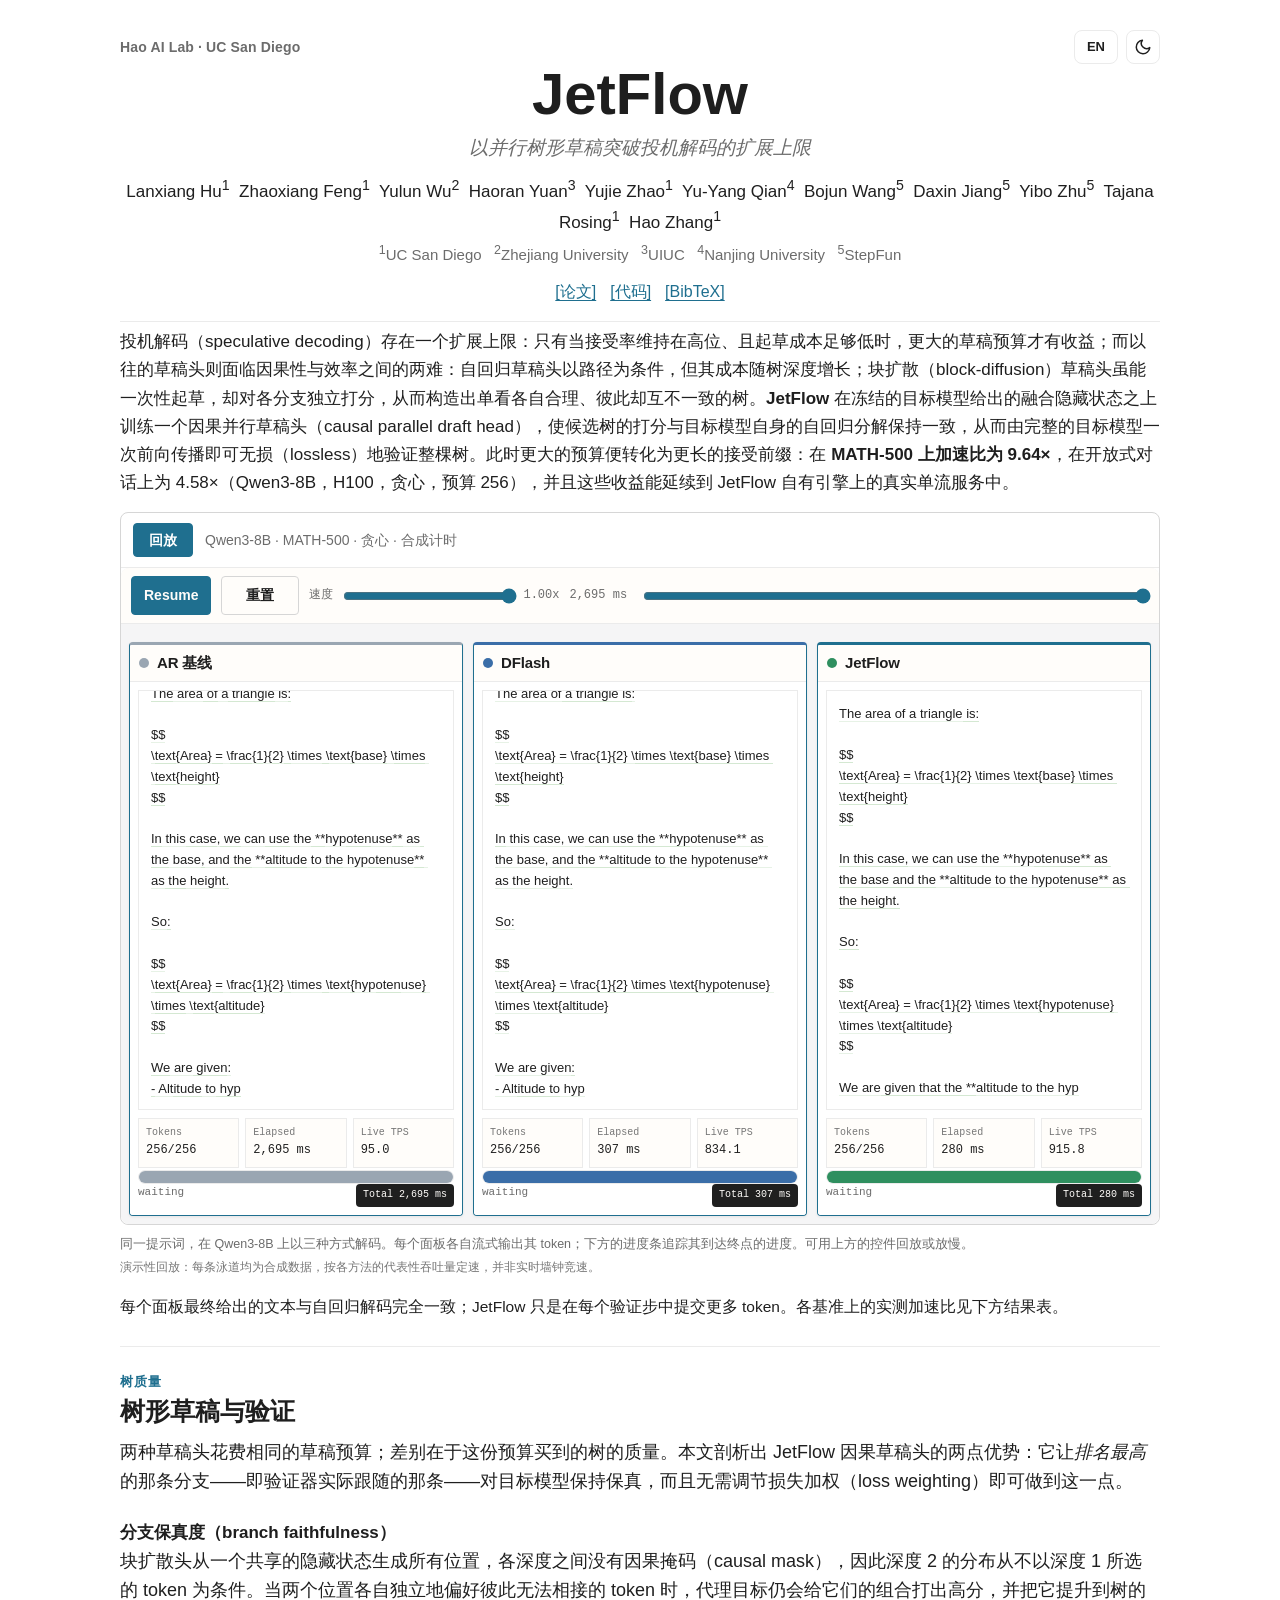
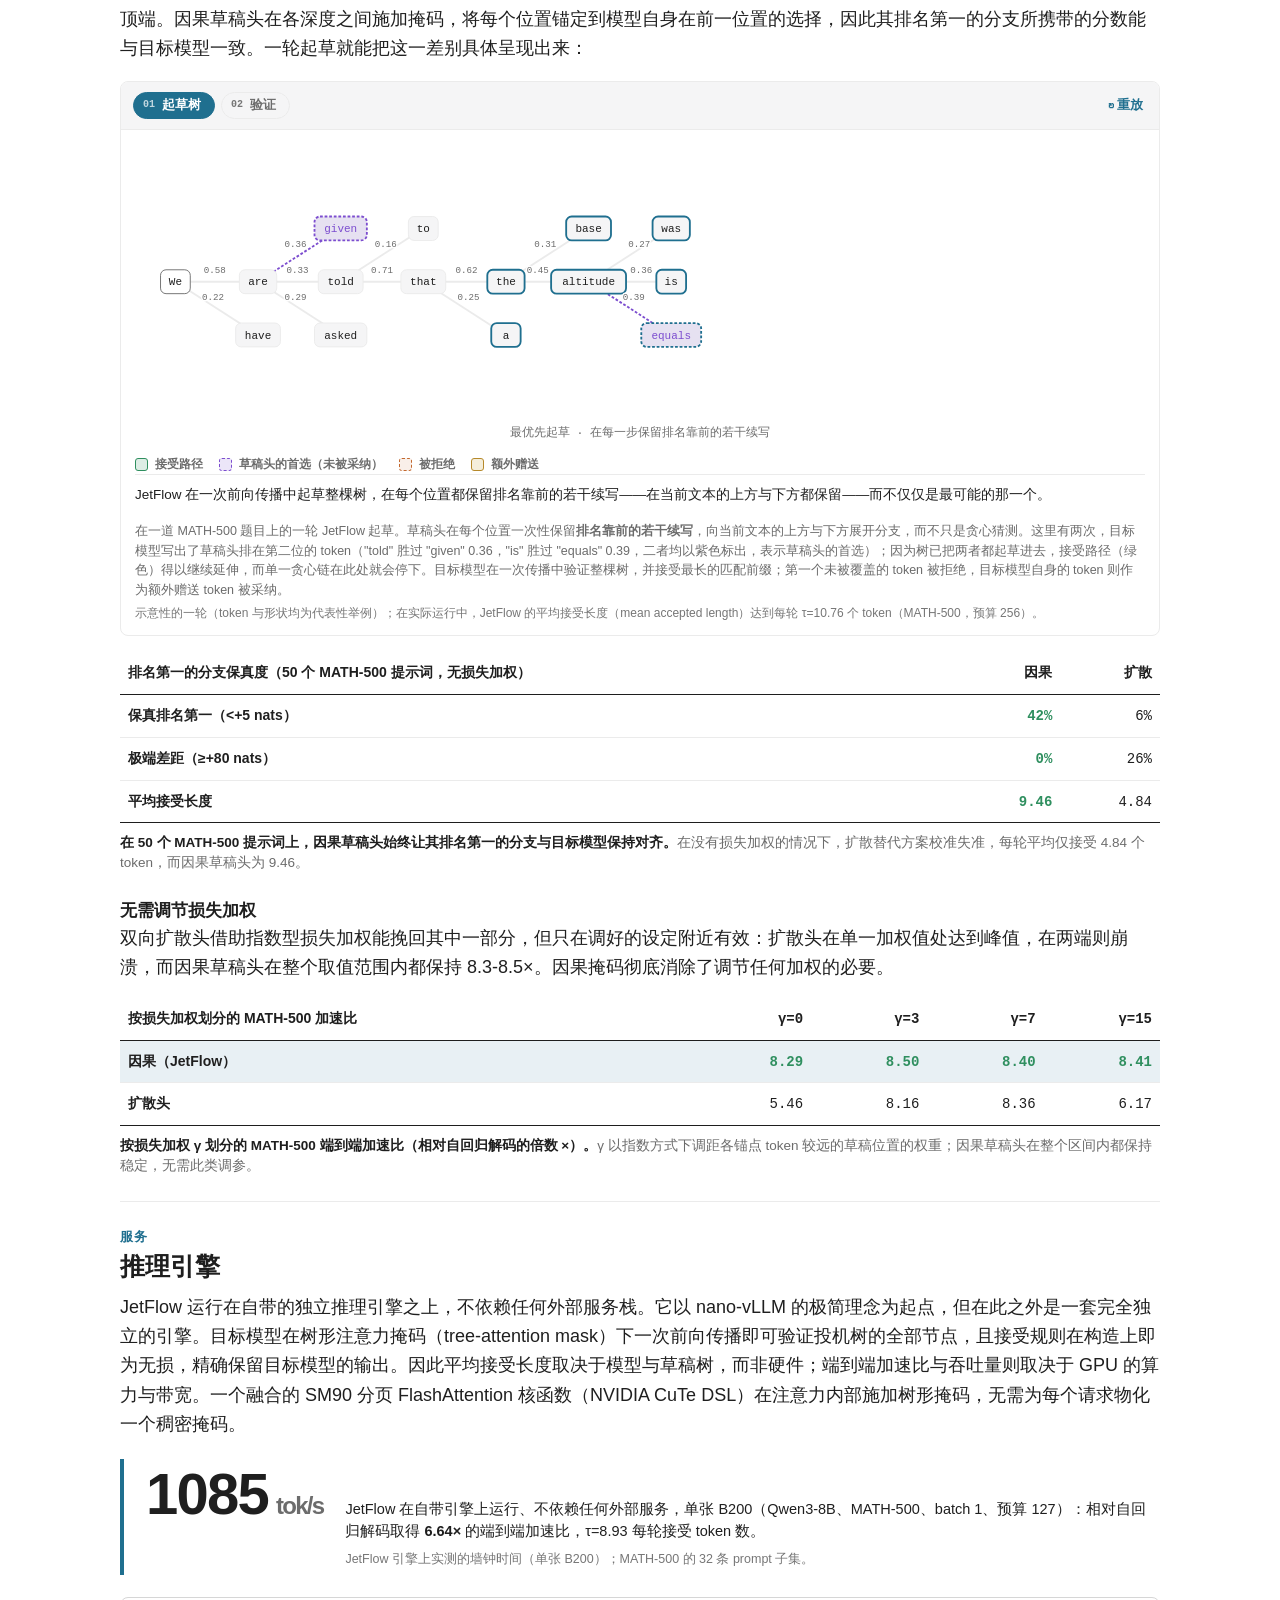
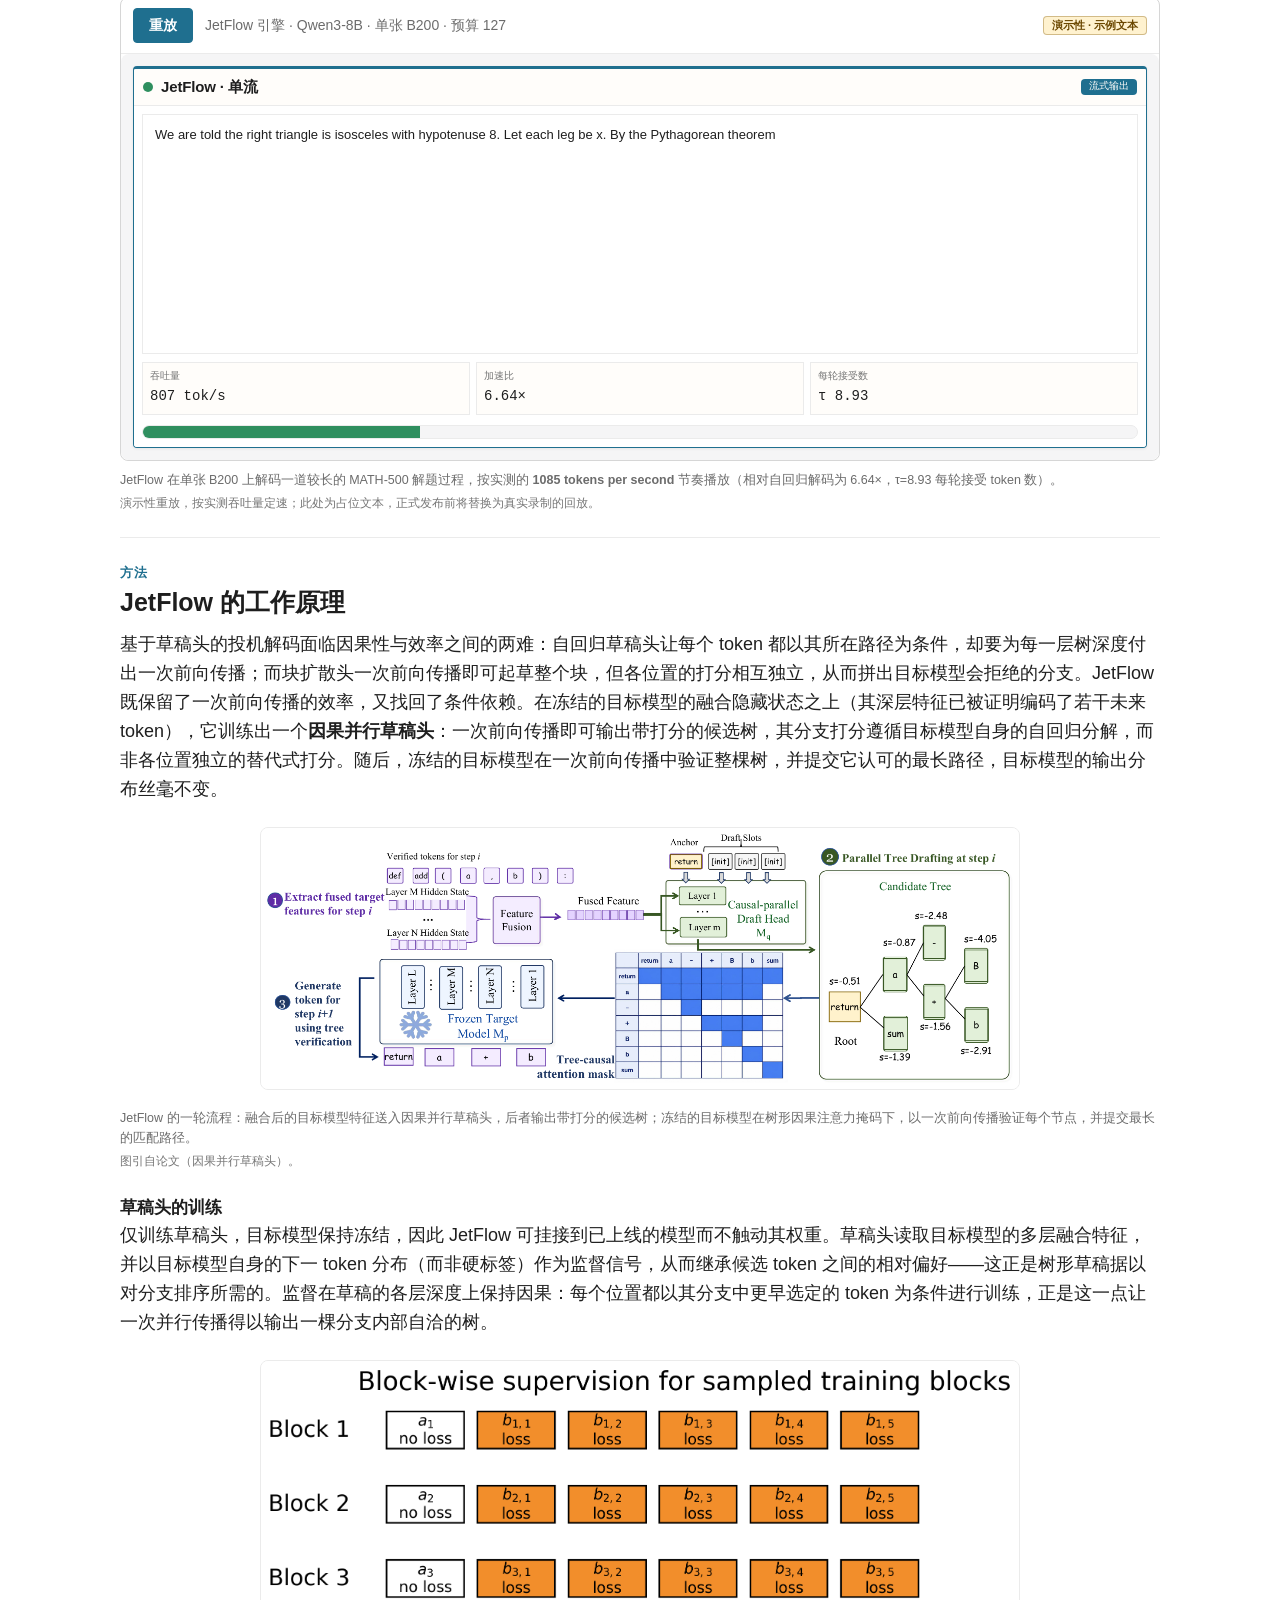
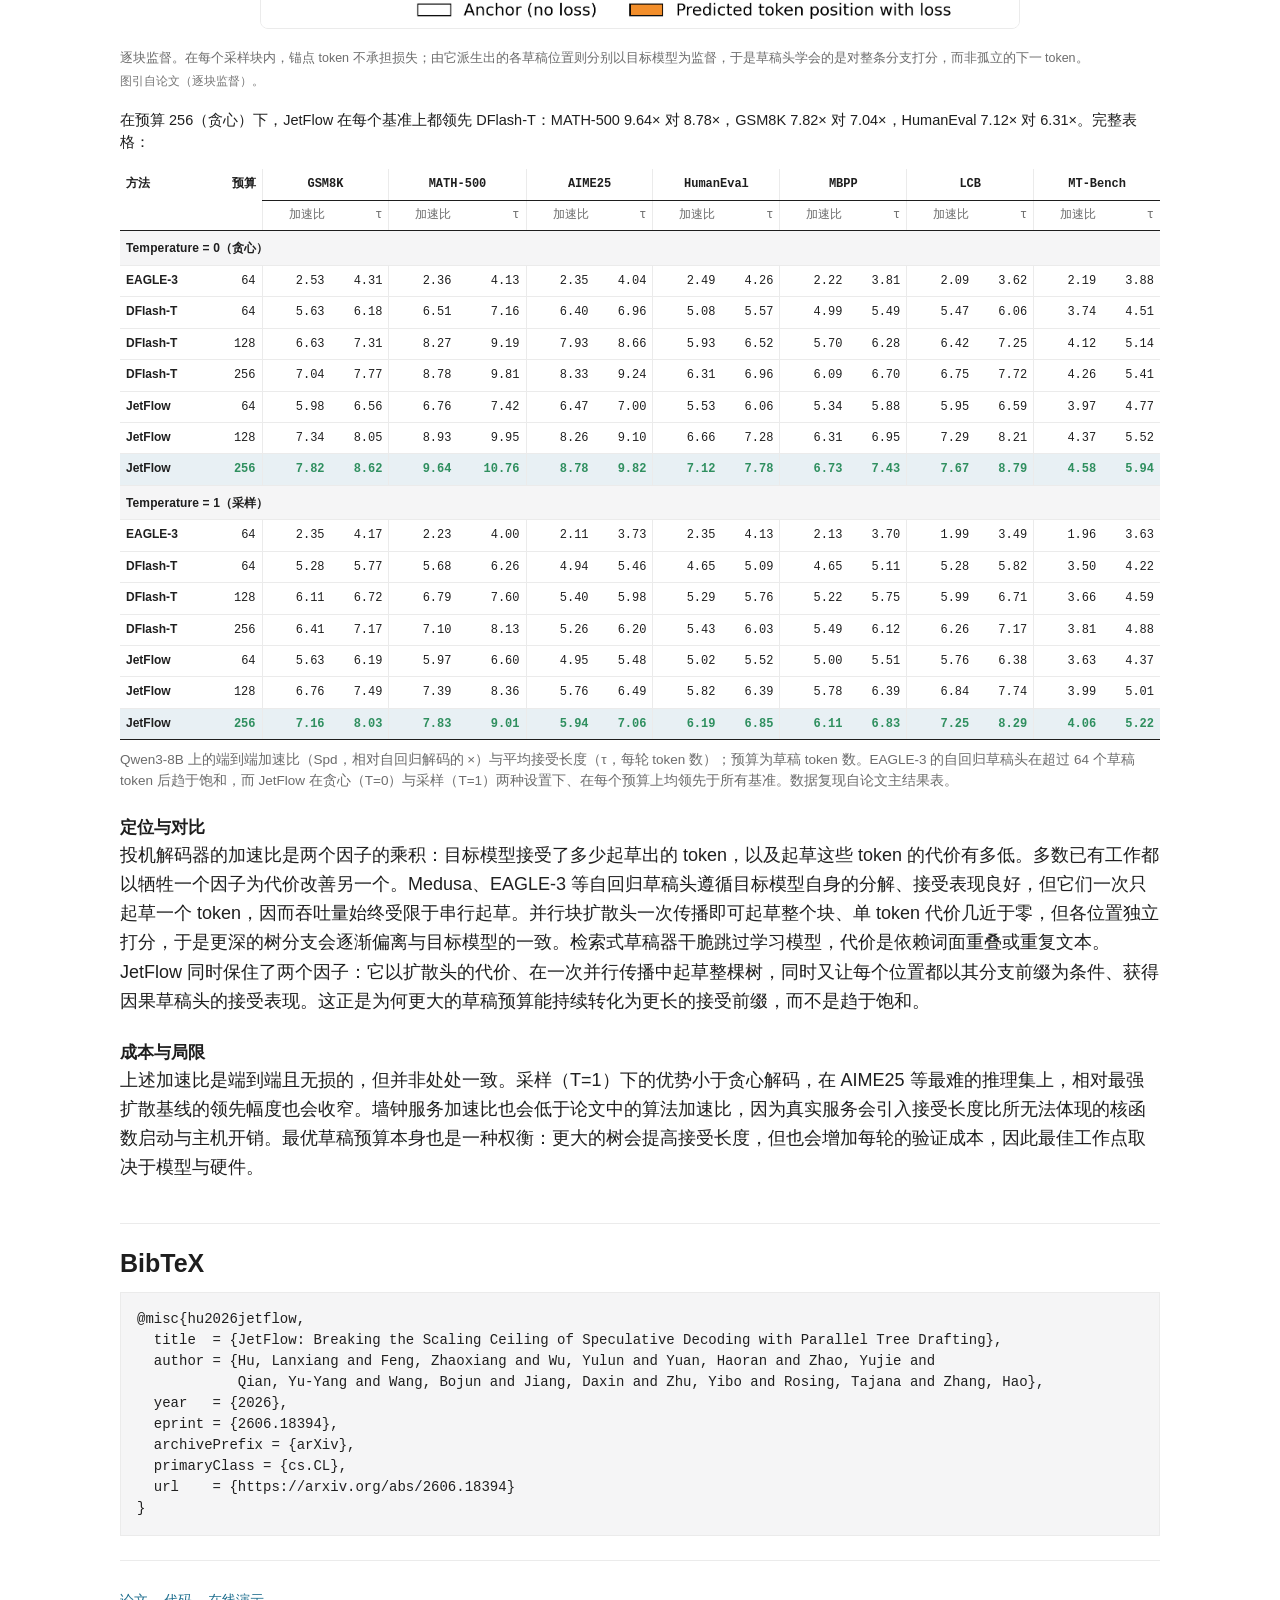
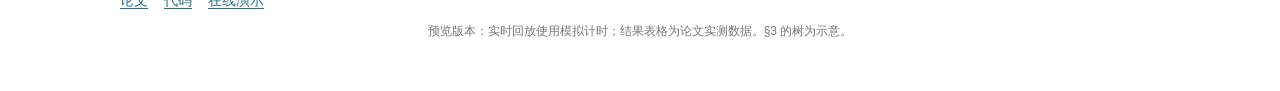
<file: index.zh.html>
<!doctype html>
<html lang="zh-CN">
<head>
  <meta charset="utf-8">
  <meta name="viewport" content="width=device-width, initial-scale=1">
  <meta name="color-scheme" content="light dark">
  <title>JetFlow：并行树形草稿</title>
  <meta name="description" content="JetFlow：以并行树形草稿突破投机解码的扩展上限。论文中的实时解码回放与实验结果。">
  <link rel="alternate" hreflang="en" href="index.html">
  <link rel="alternate" hreflang="zh-CN" href="index.zh.html">
  <link rel="stylesheet" href="site.css">
  <script>window.JF_LANG="zh";window.JF_TREE_ZH={"copy": {"draft": "JetFlow 在一次前向传播中起草整棵树，在每个位置都保留排名靠前的若干续写——在当前文本的上方与下方都保留——而不仅仅是最可能的那一个。", "verify": "目标模型在一次前向传播中验证整棵树，保留最长的匹配前缀（含两个非贪心选择），并把自己的下一个 token 作为额外赠送 token 补上。"}, "readout": {"draft": "最优先起草 · 在每一步保留排名靠前的若干续写", "verify": "接受 10 + 1 个赠送 token · 2 个非贪心选择（\"told\"、\"is\"）胜过草稿头的首选而被采纳"}};</script>
</head>
<body>
  <script>
    (function () {
      // honour an explicit user choice; otherwise follow the OS colour scheme
      var stored = localStorage.getItem("jf-theme");
      var osDark = window.matchMedia && window.matchMedia("(prefers-color-scheme: dark)").matches;
      if (stored === "dark" || (!stored && osDark)) document.body.classList.add("dark");
    })();
  </script>

  <main class="page" id="top">
    <div class="topbar">
      <a class="brand" href="https://haoailab.com/" title="Hao AI Lab @ UCSD">Hao AI Lab · UC San Diego</a>
      <div class="topbar-tools">
        <a id="lang-toggle" class="lang-toggle" href="index.html" aria-label="Switch to English">EN</a>
        <button id="theme-toggle" class="theme-toggle" type="button" aria-label="切换浅色/深色" aria-pressed="false">
        <svg id="moon" xmlns="http://www.w3.org/2000/svg" viewBox="0 0 24 24" fill="none" stroke="currentColor" stroke-width="2" stroke-linecap="round" stroke-linejoin="round"><path d="M21 12.79A9 9 0 1111.21 3 7 7 0 0021 12.79z"/></svg>
        <svg id="sun" xmlns="http://www.w3.org/2000/svg" viewBox="0 0 24 24" fill="none" stroke="currentColor" stroke-width="2" stroke-linecap="round" stroke-linejoin="round"><circle cx="12" cy="12" r="5"/><line x1="12" y1="1" x2="12" y2="3"/><line x1="12" y1="21" x2="12" y2="23"/><line x1="4.22" y1="4.22" x2="5.64" y2="5.64"/><line x1="18.36" y1="18.36" x2="19.78" y2="19.78"/><line x1="1" y1="12" x2="3" y2="12"/><line x1="21" y1="12" x2="23" y2="12"/><line x1="4.22" y1="19.78" x2="5.64" y2="18.36"/><line x1="18.36" y1="5.64" x2="19.78" y2="4.22"/></svg>
      </button>
      </div>
    </div>

    <header class="paper-header">
      <h1>JetFlow</h1>
      <p class="subtitle">以并行树形草稿突破投机解码的扩展上限</p>
      <p class="authors">
        Lanxiang Hu<sup>1</sup>&nbsp; Zhaoxiang Feng<sup>1</sup>&nbsp; Yulun Wu<sup>2</sup>&nbsp; Haoran Yuan<sup>3</sup>&nbsp; Yujie Zhao<sup>1</sup>&nbsp; Yu-Yang Qian<sup>4</sup>&nbsp; Bojun Wang<sup>5</sup>&nbsp; Daxin Jiang<sup>5</sup>&nbsp; Yibo Zhu<sup>5</sup>&nbsp; Tajana Rosing<sup>1</sup>&nbsp; Hao Zhang<sup>1</sup>
      </p>
      <p class="affiliations"><sup>1</sup>UC San Diego &nbsp; <sup>2</sup>Zhejiang University &nbsp; <sup>3</sup>UIUC &nbsp; <sup>4</sup>Nanjing University &nbsp; <sup>5</sup>StepFun</p>
      <nav class="resource-links" aria-label="项目资源">
        <a href="https://arxiv.org/abs/2606.18394">[论文]</a>
        <a href="https://github.com/hao-ai-lab/JetFlow">[代码]</a>
        <a href="#bibtex">[BibTeX]</a>
      </nav>
    </header>

    <p class="lead">
      投机解码（speculative decoding）存在一个扩展上限：只有当接受率维持在高位、且起草成本足够低时，更大的草稿预算才有收益；而以往的草稿头则面临因果性与效率之间的两难：自回归草稿头以路径为条件，但其成本随树深度增长；块扩散（block-diffusion）草稿头虽能一次性起草，却对各分支独立打分，从而构造出单看各自合理、彼此却互不一致的树。<strong>JetFlow</strong> 在冻结的目标模型给出的融合隐藏状态之上训练一个因果并行草稿头（causal parallel draft head），使候选树的打分与目标模型自身的自回归分解保持一致，从而由完整的目标模型一次前向传播即可无损（lossless）地验证整棵树。此时更大的预算便转化为更长的接受前缀：在 <strong>MATH-500 上加速比为 9.64&times;</strong>，在开放式对话上为 4.58&times;（Qwen3-8B，H100，贪心，预算 256），并且这些收益能延续到 JetFlow 自有引擎上的真实单流服务中。
    </p>

    <!-- ===================== DEMO FIRST (autoplay) ===================== -->
    <section class="section demo-first" id="demo">
      <figure class="paper-figure player-figure" id="figure1">
        <div class="figure-frame">
          <div class="figure-toolbar">
            <button class="run-button" id="siteRunButton" type="button">回放</button>
            <span class="metric-line" data-race-caption></span>
            <span class="run-state" hidden><span data-run-state></span> <span data-clock-label></span></span>
          </div>
          <div class="player-shell" aria-label="实时解码回放">
            <div class="app-shell">
              <header class="hero player-internal-hero" hidden>
                <div><p class="eyebrow">JetFlow replay</p><h1>Parallel tree decoding replay</h1></div>
                <div class="hero-stats" id="heroStats" aria-live="polite"></div>
              </header>
              <section class="controls" aria-label="播放控制">
                <button id="playToggle" class="control-button" type="button" aria-label="暂停播放">暂停</button>
                <button id="resetButton" class="control-button secondary" type="button" aria-label="重置播放">重置</button>
                <label class="speed-control" for="speedRange"><span>速度</span><input id="speedRange" type="range" min="0.1" max="1" step="0.05" value="1"><output id="speedValue" for="speedRange">1.00x</output></label>
                <label class="scrub-control" for="scrubRange"><span id="clockReadout">0 ms</span><input id="scrubRange" type="range" min="0" max="1" step="1" value="0"></label>
              </section>
              <div id="syntheticWatermark" class="watermark" hidden></div>
              <main class="player-main">
                <section class="player-lanes">
                  <div class="race-panel" aria-label="竞速进度">
                    <div class="race-title"><span>Race bar</span><span id="raceSummary"></span></div>
                    <div id="raceBars" class="race-bars"></div>
                  </div>
                  <div id="laneGrid" class="lane-grid" aria-live="polite"></div>
                </section>
                <aside class="tree-panel" aria-label="JetFlow 树面板" hidden>
                  <div class="tree-panel-head"><div><p class="eyebrow">TreePanel</p><h2>Return Stroke</h2></div><span id="treeTimingBadge" class="timing-badge">waiting</span></div>
                  <div id="treePanel"></div>
                </aside>
              </main>
              <footer class="provenance" id="provenance"></footer>
            </div>
          </div>
        </div>
        <figcaption class="cap">
          同一提示词，在 Qwen3-8B 上以三种方式解码。每个面板各自流式输出其 token；下方的进度条追踪其到达终点的进度。可用上方的控件回放或放慢。 <span class="src">演示性回放：每条泳道均为合成数据，按各方法的代表性吞吐量定速，并非实时墙钟竞速。</span>
        </figcaption>
      </figure>
      <p class="run-hud" data-run-hud hidden></p>
      <p class="result-plate" data-result-plate hidden></p>

      <p class="demo-note">
        每个面板最终给出的文本与自回归解码完全一致；JetFlow 只是在每个验证步中提交更多 token。各基准上的实测加速比见下方结果表。
      </p>
    </section>

    <!-- ===================== TREE QUALITY ===================== -->
    <section class="section sec" id="tree">
      <p class="sec-eyebrow">树质量</p>
      <h2>树形草稿与验证</h2>
      <p>
        两种草稿头花费相同的草稿预算；差别在于这份预算买到的树的质量。本文剖析出 JetFlow 因果草稿头的两点优势：它让<em>排名最高</em>的那条分支——即验证器实际跟随的那条——对目标模型保持保真，而且无需调节损失加权（loss weighting）即可做到这一点。
      </p>

      <h3 class="subhead">分支保真度（branch faithfulness）</h3>
      <p>
        块扩散头从一个共享的隐藏状态生成所有位置，各深度之间没有因果掩码（causal mask），因此深度 2 的分布从不以深度 1 所选的 token 为条件。当两个位置各自独立地偏好彼此无法相接的 token 时，代理目标仍会给它们的组合打出高分，并把它提升到树的顶端。因果草稿头在各深度之间施加掩码，将每个位置锚定到模型自身在前一位置的选择，因此其排名第一的分支所携带的分数能与目标模型一致。一轮起草就能把这一差别具体呈现出来：
      </p>

      <figure class="treebuild" id="treewalk" data-stage="draft" data-head="jetflow">
        <div class="tb-toolbar">
          <div class="tb-stages" role="group" aria-label="阶段">
            <button class="tb-stage" type="button" data-go="draft"><span class="tb-si">01</span> 起草树</button>
            <button class="tb-stage" type="button" data-go="verify"><span class="tb-si">02</span> 验证</button>
          </div>
          <div class="tb-right">
            <button class="tb-replay" type="button" data-replay aria-label="重放">↻ 重放</button>
          </div>
        </div>
        <div class="tb-frame">
          <div class="tb-canvas"></div>
          <div class="tb-readout" data-tb-readout></div>
        </div>
        <ul class="tb-legend" aria-label="树配色图例">
          <li><i class="sw sw-acc"></i>接受路径</li>
          <li><i class="sw sw-dtop"></i>草稿头的首选（未被采纳）</li>
          <li><i class="sw sw-rej"></i>被拒绝</li>
          <li><i class="sw sw-bon"></i>额外赠送</li>
        </ul>
        <p class="tb-copy" data-tb-copy aria-live="polite"></p>
        <figcaption class="cap">
          在一道 MATH-500 题目上的一轮 JetFlow 起草。草稿头在每个位置一次性保留<strong>排名靠前的若干续写</strong>，向当前文本的上方与下方展开分支，而不只是贪心猜测。这里有两次，目标模型写出了草稿头排在第二位的 token（"told" 胜过 "given" 0.36，"is" 胜过 "equals" 0.39，二者均以紫色标出，表示草稿头的首选）；因为树已把两者都起草进去，接受路径（绿色）得以继续延伸，而单一贪心链在此处就会停下。目标模型在一次传播中验证整棵树，并接受最长的匹配前缀；第一个未被覆盖的 token 被拒绝，目标模型自身的 token 则作为额外赠送 token 被采纳。<span class="src">示意性的一轮（token 与形状均为代表性举例）；在实际运行中，JetFlow 的平均接受长度（mean accepted length）达到每轮 τ=10.76 个 token（MATH-500，预算 256）。</span>
        </figcaption>
      </figure>

      <table class="dtable">
        <thead><tr><th>排名第一的分支保真度（50 个 MATH-500 提示词，无损失加权）</th><th class="num">因果</th><th class="num">扩散</th></tr></thead>
        <tbody>
          <tr><th>保真排名第一（&lt;+5 nats）</th><td class="num win">42%</td><td class="num">6%</td></tr>
          <tr><th>极端差距（≥+80 nats）</th><td class="num win">0%</td><td class="num">26%</td></tr>
          <tr><th>平均接受长度</th><td class="num win">9.46</td><td class="num">4.84</td></tr>
        </tbody>
        <caption><b>在 50 个 MATH-500 提示词上，因果草稿头始终让其排名第一的分支与目标模型保持对齐。</b>在没有损失加权的情况下，扩散替代方案校准失准，每轮平均仅接受 4.84 个 token，而因果草稿头为 9.46。</caption>
      </table>

      <h3 class="subhead">无需调节损失加权</h3>
      <p>
        双向扩散头借助指数型损失加权能挽回其中一部分，但只在调好的设定附近有效：扩散头在单一加权值处达到峰值，在两端则崩溃，而因果草稿头在整个取值范围内都保持 8.3-8.5×。因果掩码彻底消除了调节任何加权的必要。
      </p>

      <table class="dtable">
        <thead><tr><th>按损失加权划分的 MATH-500 加速比</th><th class="num">γ=0</th><th class="num">γ=3</th><th class="num">γ=7</th><th class="num">γ=15</th></tr></thead>
        <tbody>
          <tr class="hl"><th>因果（JetFlow）</th><td class="num win">8.29</td><td class="num win">8.50</td><td class="num win">8.40</td><td class="num win">8.41</td></tr>
          <tr><th>扩散头</th><td class="num">5.46</td><td class="num">8.16</td><td class="num">8.36</td><td class="num">6.17</td></tr>
        </tbody>
        <caption><b>按损失加权 γ 划分的 MATH-500 端到端加速比（相对自回归解码的倍数 ×）。</b>γ 以指数方式下调距各锚点 token 较远的草稿位置的权重；因果草稿头在整个区间内都保持稳定，无需此类调参。</caption>
      </table>
    </section>

    <!-- ===================== THE ENGINE ===================== -->
    <section class="section sec" id="engine">
      <p class="sec-eyebrow">服务</p>
      <h2>推理引擎</h2>
      <p>
        JetFlow 运行在自带的独立推理引擎之上，不依赖任何外部服务栈。它以 nano-vLLM 的极简理念为起点，但在此之外是一套完全独立的引擎。目标模型在树形注意力掩码（tree-attention mask）下一次前向传播即可验证投机树的全部节点，且接受规则在构造上即为无损，精确保留目标模型的输出。因此平均接受长度取决于模型与草稿树，而非硬件；端到端加速比与吞吐量则取决于 GPU 的算力与带宽。一个融合的 SM90 分页 FlashAttention 核函数（NVIDIA CuTe DSL）在注意力内部施加树形掩码，无需为每个请求物化一个稠密掩码。
      </p>

      <div class="hero-tps">
        <div class="ht-num">1085<span class="ht-unit">tok/s</span></div>
        <p class="ht-cap">
          JetFlow 在自带引擎上运行、不依赖任何外部服务，单张 B200（Qwen3-8B、MATH-500、batch 1、预算 127）：相对自回归解码取得 <strong>6.64&times;</strong> 的端到端加速比，τ=8.93 每轮接受 token 数。
          <span class="ht-note">JetFlow 引擎上实测的墙钟时间（单张 B200）；MATH-500 的 32 条 prompt 子集。</span>
        </p>
      </div>

      <figure class="paper-figure engine-demo-figure" id="engineDemo">
        <div class="figure-frame">
          <div class="figure-toolbar">
            <button class="run-button" id="engineRunButton" type="button">重放</button>
            <span class="metric-line">JetFlow 引擎 · Qwen3-8B · 单张 B200 · 预算 127</span>
            <span class="illus-badge">演示性 · 示例文本</span>
          </div>
          <div class="player-shell">
            <div class="ed-stage">
              <div class="lane-card leader ed-card">
                <div class="terminal-chrome">
                  <span class="lane-title">JetFlow · 单流</span>
                  <span class="ed-badge" data-ed-state>空闲</span>
                </div>
                <div class="terminal-body">
                  <pre class="stream-text ed-stream" data-ed-stream></pre>
                  <div class="metric-grid ed-metrics">
                    <div class="metric"><span>吞吐量</span><strong data-ed-tps>0 tok/s</strong></div>
                    <div class="metric"><span>加速比</span><strong>6.64&times;</strong></div>
                    <div class="metric"><span>每轮接受数</span><strong>&tau; 8.93</strong></div>
                  </div>
                  <div class="progress-track ed-track"><div class="progress-fill" data-ed-fill></div></div>
                </div>
              </div>
            </div>
          </div>
        </div>
        <figcaption class="cap">
          JetFlow 在单张 B200 上解码一道较长的 MATH-500 解题过程，按实测的 <strong>1085 tokens per second</strong> 节奏播放（相对自回归解码为 6.64&times;，τ=8.93 每轮接受 token 数）。<span class="src">演示性重放，按实测吞吐量定速；此处为占位文本，正式发布前将替换为真实录制的回放。</span>
        </figcaption>
      </figure>
    </section>

    <!-- ===================== HOW IT WORKS ===================== -->
    <section class="section sec" id="approach">
      <p class="sec-eyebrow">方法</p>
      <h2>JetFlow 的工作原理</h2>
      <p>
        基于草稿头的投机解码面临因果性与效率之间的两难：自回归草稿头让每个 token 都以其所在路径为条件，却要为每一层树深度付出一次前向传播；而块扩散头一次前向传播即可起草整个块，但各位置的打分相互独立，从而拼出目标模型会拒绝的分支。JetFlow 既保留了一次前向传播的效率，又找回了条件依赖。在冻结的目标模型的融合隐藏状态之上（其深层特征已被证明编码了若干未来 token），它训练出一个<strong>因果并行草稿头</strong>：一次前向传播即可输出带打分的候选树，其分支打分遵循目标模型自身的自回归分解，而非各位置独立的替代式打分。随后，冻结的目标模型在一次前向传播中验证整棵树，并提交它认可的最长路径，目标模型的输出分布丝毫不变。
      </p>

      <figure class="fig paperfig">
        <img src="figures/arch_causal_head.png" alt="JetFlow 架构：特征融合、因果并行草稿头生成带打分的候选树，以及冻结的目标模型在树形因果注意力掩码下的验证。">
        <figcaption class="cap">
          JetFlow 的一轮流程：融合后的目标模型特征送入因果并行草稿头，后者输出带打分的候选树；冻结的目标模型在树形因果注意力掩码下，以一次前向传播验证每个节点，并提交最长的匹配路径。<span class="src">图引自论文（因果并行草稿头）。</span>
        </figcaption>
      </figure>

      <h3 class="subhead">草稿头的训练</h3>
      <p>
        仅训练草稿头，目标模型保持冻结，因此 JetFlow 可挂接到已上线的模型而不触动其权重。草稿头读取目标模型的多层融合特征，并以目标模型自身的下一 token 分布（而非硬标签）作为监督信号，从而继承候选 token 之间的相对偏好——这正是树形草稿据以对分支排序所需的。监督在草稿的各层深度上保持因果：每个位置都以其分支中更早选定的 token 为条件进行训练，正是这一点让一次并行传播得以输出一棵分支内部自洽的树。
      </p>

      <figure class="fig paperfig">
        <img src="figures/training_supervision.png" alt="块级训练监督：在每个采样块内，锚点 token 不计损失，而预测的草稿位置各自以目标模型为监督。">
        <figcaption class="cap">
          逐块监督。在每个采样块内，锚点 token 不承担损失；由它派生出的各草稿位置则分别以目标模型为监督，于是草稿头学会的是对整条分支打分，而非孤立的下一 token。<span class="src">图引自论文（逐块监督）。</span>
        </figcaption>
      </figure>

      <p class="table-summary">
        在预算 256（贪心）下，JetFlow 在每个基准上都领先 DFlash-T：MATH-500 9.64&times; 对 8.78&times;，GSM8K 7.82&times; 对 7.04&times;，HumanEval 7.12&times; 对 6.31&times;。完整表格：
      </p>
      <div class="table-scroll">
      <table class="dtable wide">
        <thead>
          <tr><th rowspan="2">方法</th><th class="num" rowspan="2">预算</th><th class="num grp-col" colspan="2">GSM8K</th><th class="num grp-col" colspan="2">MATH-500</th><th class="num grp-col" colspan="2">AIME25</th><th class="num grp-col" colspan="2">HumanEval</th><th class="num grp-col" colspan="2">MBPP</th><th class="num grp-col" colspan="2">LCB</th><th class="num grp-col" colspan="2">MT-Bench</th></tr>
          <tr><th class="num sub">加速比</th><th class="num sub">τ</th><th class="num sub">加速比</th><th class="num sub">τ</th><th class="num sub">加速比</th><th class="num sub">τ</th><th class="num sub">加速比</th><th class="num sub">τ</th><th class="num sub">加速比</th><th class="num sub">τ</th><th class="num sub">加速比</th><th class="num sub">τ</th><th class="num sub">加速比</th><th class="num sub">τ</th></tr>
        </thead>
        <tbody>
          <tr class="grp"><th colspan="16">Temperature = 0（贪心）</th></tr>
          <tr><th>EAGLE-3</th><td class="num">64</td><td class="num">2.53</td><td class="num">4.31</td><td class="num">2.36</td><td class="num">4.13</td><td class="num">2.35</td><td class="num">4.04</td><td class="num">2.49</td><td class="num">4.26</td><td class="num">2.22</td><td class="num">3.81</td><td class="num">2.09</td><td class="num">3.62</td><td class="num">2.19</td><td class="num">3.88</td></tr>
          <tr><th>DFlash-T</th><td class="num">64</td><td class="num">5.63</td><td class="num">6.18</td><td class="num">6.51</td><td class="num">7.16</td><td class="num">6.40</td><td class="num">6.96</td><td class="num">5.08</td><td class="num">5.57</td><td class="num">4.99</td><td class="num">5.49</td><td class="num">5.47</td><td class="num">6.06</td><td class="num">3.74</td><td class="num">4.51</td></tr>
          <tr><th>DFlash-T</th><td class="num">128</td><td class="num">6.63</td><td class="num">7.31</td><td class="num">8.27</td><td class="num">9.19</td><td class="num">7.93</td><td class="num">8.66</td><td class="num">5.93</td><td class="num">6.52</td><td class="num">5.70</td><td class="num">6.28</td><td class="num">6.42</td><td class="num">7.25</td><td class="num">4.12</td><td class="num">5.14</td></tr>
          <tr><th>DFlash-T</th><td class="num">256</td><td class="num">7.04</td><td class="num">7.77</td><td class="num">8.78</td><td class="num">9.81</td><td class="num">8.33</td><td class="num">9.24</td><td class="num">6.31</td><td class="num">6.96</td><td class="num">6.09</td><td class="num">6.70</td><td class="num">6.75</td><td class="num">7.72</td><td class="num">4.26</td><td class="num">5.41</td></tr>
          <tr><th>JetFlow</th><td class="num">64</td><td class="num">5.98</td><td class="num">6.56</td><td class="num">6.76</td><td class="num">7.42</td><td class="num">6.47</td><td class="num">7.00</td><td class="num">5.53</td><td class="num">6.06</td><td class="num">5.34</td><td class="num">5.88</td><td class="num">5.95</td><td class="num">6.59</td><td class="num">3.97</td><td class="num">4.77</td></tr>
          <tr><th>JetFlow</th><td class="num">128</td><td class="num">7.34</td><td class="num">8.05</td><td class="num">8.93</td><td class="num">9.95</td><td class="num">8.26</td><td class="num">9.10</td><td class="num">6.66</td><td class="num">7.28</td><td class="num">6.31</td><td class="num">6.95</td><td class="num">7.29</td><td class="num">8.21</td><td class="num">4.37</td><td class="num">5.52</td></tr>
          <tr class="hl"><th>JetFlow</th><td class="num">256</td><td class="num">7.82</td><td class="num">8.62</td><td class="num">9.64</td><td class="num">10.76</td><td class="num">8.78</td><td class="num">9.82</td><td class="num">7.12</td><td class="num">7.78</td><td class="num">6.73</td><td class="num">7.43</td><td class="num">7.67</td><td class="num">8.79</td><td class="num">4.58</td><td class="num">5.94</td></tr>
          <tr class="grp"><th colspan="16">Temperature = 1（采样）</th></tr>
          <tr><th>EAGLE-3</th><td class="num">64</td><td class="num">2.35</td><td class="num">4.17</td><td class="num">2.23</td><td class="num">4.00</td><td class="num">2.11</td><td class="num">3.73</td><td class="num">2.35</td><td class="num">4.13</td><td class="num">2.13</td><td class="num">3.70</td><td class="num">1.99</td><td class="num">3.49</td><td class="num">1.96</td><td class="num">3.63</td></tr>
          <tr><th>DFlash-T</th><td class="num">64</td><td class="num">5.28</td><td class="num">5.77</td><td class="num">5.68</td><td class="num">6.26</td><td class="num">4.94</td><td class="num">5.46</td><td class="num">4.65</td><td class="num">5.09</td><td class="num">4.65</td><td class="num">5.11</td><td class="num">5.28</td><td class="num">5.82</td><td class="num">3.50</td><td class="num">4.22</td></tr>
          <tr><th>DFlash-T</th><td class="num">128</td><td class="num">6.11</td><td class="num">6.72</td><td class="num">6.79</td><td class="num">7.60</td><td class="num">5.40</td><td class="num">5.98</td><td class="num">5.29</td><td class="num">5.76</td><td class="num">5.22</td><td class="num">5.75</td><td class="num">5.99</td><td class="num">6.71</td><td class="num">3.66</td><td class="num">4.59</td></tr>
          <tr><th>DFlash-T</th><td class="num">256</td><td class="num">6.41</td><td class="num">7.17</td><td class="num">7.10</td><td class="num">8.13</td><td class="num">5.26</td><td class="num">6.20</td><td class="num">5.43</td><td class="num">6.03</td><td class="num">5.49</td><td class="num">6.12</td><td class="num">6.26</td><td class="num">7.17</td><td class="num">3.81</td><td class="num">4.88</td></tr>
          <tr><th>JetFlow</th><td class="num">64</td><td class="num">5.63</td><td class="num">6.19</td><td class="num">5.97</td><td class="num">6.60</td><td class="num">4.95</td><td class="num">5.48</td><td class="num">5.02</td><td class="num">5.52</td><td class="num">5.00</td><td class="num">5.51</td><td class="num">5.76</td><td class="num">6.38</td><td class="num">3.63</td><td class="num">4.37</td></tr>
          <tr><th>JetFlow</th><td class="num">128</td><td class="num">6.76</td><td class="num">7.49</td><td class="num">7.39</td><td class="num">8.36</td><td class="num">5.76</td><td class="num">6.49</td><td class="num">5.82</td><td class="num">6.39</td><td class="num">5.78</td><td class="num">6.39</td><td class="num">6.84</td><td class="num">7.74</td><td class="num">3.99</td><td class="num">5.01</td></tr>
          <tr class="hl"><th>JetFlow</th><td class="num">256</td><td class="num">7.16</td><td class="num">8.03</td><td class="num">7.83</td><td class="num">9.01</td><td class="num">5.94</td><td class="num">7.06</td><td class="num">6.19</td><td class="num">6.85</td><td class="num">6.11</td><td class="num">6.83</td><td class="num">7.25</td><td class="num">8.29</td><td class="num">4.06</td><td class="num">5.22</td></tr>
        </tbody>
        <caption>Qwen3-8B 上的端到端加速比（Spd，相对自回归解码的 &times;）与平均接受长度（τ，每轮 token 数）；预算为草稿 token 数。EAGLE-3 的自回归草稿头在超过 64 个草稿 token 后趋于饱和，而 JetFlow 在贪心（T=0）与采样（T=1）两种设置下、在每个预算上均领先于所有基准。数据复现自论文主结果表。</caption>
      </table>
      </div>

      <h3 class="subhead">定位与对比</h3>
      <p>
        投机解码器的加速比是两个因子的乘积：目标模型接受了多少起草出的 token，以及起草这些 token 的代价有多低。多数已有工作都以牺牲一个因子为代价改善另一个。Medusa、EAGLE-3 等自回归草稿头遵循目标模型自身的分解、接受表现良好，但它们一次只起草一个 token，因而吞吐量始终受限于串行起草。并行块扩散头一次传播即可起草整个块、单 token 代价几近于零，但各位置独立打分，于是更深的树分支会逐渐偏离与目标模型的一致。检索式草稿器干脆跳过学习模型，代价是依赖词面重叠或重复文本。JetFlow 同时保住了两个因子：它以扩散头的代价、在一次并行传播中起草整棵树，同时又让每个位置都以其分支前缀为条件、获得因果草稿头的接受表现。这正是为何更大的草稿预算能持续转化为更长的接受前缀，而不是趋于饱和。
      </p>

      <h3 class="subhead">成本与局限</h3>
      <p>
        上述加速比是端到端且无损的，但并非处处一致。采样（T=1）下的优势小于贪心解码，在 AIME25 等最难的推理集上，相对最强扩散基线的领先幅度也会收窄。墙钟服务加速比也会低于论文中的算法加速比，因为真实服务会引入接受长度比所无法体现的核函数启动与主机开销。最优草稿预算本身也是一种权衡：更大的树会提高接受长度，但也会增加每轮的验证成本，因此最佳工作点取决于模型与硬件。
      </p>
    </section>

    <!-- ===================== BIBTEX ===================== -->
    <section class="section bib-section" id="bibtex">
      <h2>BibTeX</h2>
      <pre><code>@misc{hu2026jetflow,
  title  = {JetFlow: Breaking the Scaling Ceiling of Speculative Decoding with Parallel Tree Drafting},
  author = {Hu, Lanxiang and Feng, Zhaoxiang and Wu, Yulun and Yuan, Haoran and Zhao, Yujie and
            Qian, Yu-Yang and Wang, Bojun and Jiang, Daxin and Zhu, Yibo and Rosing, Tajana and Zhang, Hao},
  year   = {2026},
  eprint = {2606.18394},
  archivePrefix = {arXiv},
  primaryClass = {cs.CL},
  url    = {https://arxiv.org/abs/2606.18394}
}</code></pre>
    </section>

    <footer class="footer">
      <a href="https://arxiv.org/abs/2606.18394">论文</a>
      <a href="https://github.com/hao-ai-lab/JetFlow">代码</a>
      <a href="#demo">在线演示</a>
    </footer>
      <p class="preview-note" style="text-align:center; font:12px/1.6 var(--sans); color:var(--faint); margin:10px 0 0;">预览版本：实时回放使用模拟计时；结果表格为论文实测数据。§3 的树为示意。</p>

  </main>

  <script>
    /* autoplay on load, unless the visitor asked for reduced motion */
    window.PTD_DEMO_AUTOSTART = !(window.matchMedia && window.matchMedia("(prefers-reduced-motion: reduce)").matches);
    window.PTD_DEMO_LANES = window.PTD_DEMO_LANES || [];
  </script>
  <script src="lane_ar_hf.js"></script>
  <script src="lane_dflash.js"></script>
  <script src="lane_ptd.js"></script>
  <script>
    window.PTD_DEMO_LANES_ALL = (window.PTD_DEMO_LANES || []).slice();
    window.PTD_DEMO_LANES = window.PTD_DEMO_LANES_ALL.filter(function (lane) { return lane.lane.method !== "vLLM"; });
  </script>
  <script src="tree-panel.js"></script>
  <script src="player.js"></script>
  <script src="site.js"></script>

  <script>
    /* pin each terminal to its latest tokens + clean lane labels (PTD→JetFlow, no SYNTHETIC) */
    (function () {
      var grid = document.getElementById("laneGrid");
      if (!grid) return;
      var pin = function () {
        grid.querySelectorAll("[data-stream]").forEach(function (s) { s.scrollTop = s.scrollHeight; });
      };
      new MutationObserver(pin).observe(grid, { subtree: true, childList: true, characterData: true });
      setInterval(pin, 200);
      var TITLES = { AR: "AR 基线", DFlash: "DFlash", PTD: "JetFlow" };
      setTimeout(function () {
        grid.querySelectorAll(".lane-title").forEach(function (el) {
          var m = el.textContent.split(" - ")[0].trim();
          if (TITLES[m]) el.textContent = TITLES[m];
        });
        var cap = document.querySelector("[data-race-caption]");
        if (cap) cap.textContent = "Qwen3-8B · MATH-500 · 贪心 · 合成计时";
      }, 80);
    })();
  </script>

  <script>
    (function () {
      var btn = document.getElementById("theme-toggle");
      if (!btn) return;
      var sync = function () { btn.setAttribute("aria-pressed", document.body.classList.contains("dark") ? "true" : "false"); };
      sync();
      btn.addEventListener("click", function () {
        document.body.classList.toggle("dark");
        localStorage.setItem("jf-theme", document.body.classList.contains("dark") ? "dark" : "light");
        sync();
      });
    })();
  </script>

  <script src="treewalk.js"></script>

  <script>
    /* §4 engine single-column replay: stream a longer solution paced to the
       measured 1085 tok/s (illustrative; placeholder text, real tape later). */
    (function () {
      var fig = document.getElementById("engineDemo");
      if (!fig) return;
      var streamEl = fig.querySelector("[data-ed-stream]");
      var tpsEl = fig.querySelector("[data-ed-tps]");
      var fillEl = fig.querySelector("[data-ed-fill]");
      var stateEl = fig.querySelector("[data-ed-state]");
      var btn = document.getElementById("engineRunButton");
      var TEXT =
        "We are told the right triangle is isosceles with hypotenuse 8. Let each leg be x. " +
        "By the Pythagorean theorem, x^2 + x^2 = 8^2, so 2x^2 = 64 and x^2 = 32, giving x = 4√2. " +
        "The area of a right triangle is half the product of its legs, so the area is " +
        "(1/2)(4√2)(4√2) = (1/2)(32) = 16. Checking: 4√2 ≈ 5.657, and 5.657^2 ≈ 32, " +
        "so 2(32) = 64 = 8^2 as required. Hence the area is 16 square units.";
      var reduce = window.matchMedia("(prefers-reduced-motion: reduce)");
      var DUR = 7000, raf = null, t0 = null;
      function frame(ts) {
        if (t0 === null) t0 = ts;
        var p = Math.min(1, (ts - t0) / DUR);
        streamEl.textContent = TEXT.slice(0, Math.round(p * TEXT.length));
        streamEl.scrollTop = streamEl.scrollHeight;
        fillEl.style.width = (p * 100).toFixed(1) + "%";
        tpsEl.textContent = Math.round(700 + 385 * p) + " tok/s";
        if (p < 1) { raf = window.requestAnimationFrame(frame); }
        else { tpsEl.textContent = "1085 tok/s"; stateEl.textContent = "1085 tok/s"; }
      }
      function run() {
        if (raf) window.cancelAnimationFrame(raf);
        t0 = null; stateEl.textContent = "流式输出";
        if (reduce.matches) {
          streamEl.textContent = TEXT; fillEl.style.width = "100%";
          tpsEl.textContent = "1085 tok/s"; stateEl.textContent = "1085 tok/s"; return;
        }
        raf = window.requestAnimationFrame(frame);
      }
      if (btn) btn.addEventListener("click", run);
      if ("IntersectionObserver" in window) {
        var seen = false;
        var io = new IntersectionObserver(function (es) {
          es.forEach(function (e) { if (e.isIntersecting && !seen) { seen = true; run(); } });
        }, { threshold: 0.35 });
        io.observe(fig);
      } else { run(); }
    })();
  </script>
</body>
</html>
</file>
<file: site.css>
:root {
  /* Hao AI Lab foundation (Hugo PaperMod, "adapted by Lanxiang Hu / Hao Zhang").
     LIGHT palette; dark via body.dark (appended block). Pure white, system
     fonts, 860px centered, light/dark toggle. */
  --paper: #ffffff;        /* page background (PaperMod --theme, pure white) */
  --paper-soft: #f5f5f6;   /* sunken tracks / wells */
  --card: #ffffff;         /* raised panels (PaperMod --entry) */
  --ink: #1f1f1f;          /* body text (PaperMod --content) */
  --primary: #1e1e1e;      /* headings (PaperMod --primary) */
  --muted: #6c6c6c;        /* PaperMod --secondary */
  --faint: #767676;        /* AA contrast (4.5:1 on white) for source/honesty notes */
  --rule: #ebebeb;         /* PaperMod --border */
  --rule-strong: #d6d6d6;  /* PaperMod --tertiary */
  --accent: #1f6f8f;       /* one restrained teal accent (links / active tabs) */
  --accent-soft: rgba(31, 111, 143, 0.10);
  --ember: #c2682e;        /* the single "best" marker accent */
  --dtop: #7c4dcf;         /* drafter's top pick the target passes over (non-greedy) */
  --data-slate: #3b6ea8;   /* chart series: the rival (DFlash) */
  --data-green: #2f8f5f;   /* chart series: ours (JetFlow) */
  --data-orange: #c98739;
  --scope: #0c1420;
  --scope-2: #111d2d;
  --scope-line: #2b3a4d;
  --scope-text: #ebe7dd;
  --scope-muted: #aaa49a;
  --scope-good: #84bd80;
  --scope-warn: #d7aa5d;
  --scope-bad: #d47a72;
  /* PaperMod is all system-sans; --serif aliases the same stack (no web fonts) */
  --sans: -apple-system, BlinkMacSystemFont, "Segoe UI", Roboto, Oxygen, Ubuntu, Cantarell, "Open Sans", "Helvetica Neue", "PingFang SC", "Hiragino Sans GB", "Microsoft YaHei", "Noto Sans CJK SC", sans-serif;
  --serif: -apple-system, BlinkMacSystemFont, "Segoe UI", Roboto, Oxygen, Ubuntu, Cantarell, "Open Sans", "Helvetica Neue", "PingFang SC", "Hiragino Sans GB", "Microsoft YaHei", "Noto Sans CJK SC", sans-serif;
  --mono: ui-monospace, "SF Mono", Menlo, Monaco, "Cascadia Code", "Roboto Mono", monospace;
  --maxw: 1040px;     /* ONE width shared by the demo, text, and tables */
  --measure: 1040px;  /* text shares the demo width (no breakout) */
}

* {
  box-sizing: border-box;
}

html {
  min-height: 100%;
  scroll-behavior: smooth;
}

body {
  min-height: 100%;
  margin: 0;
  background: var(--paper);
  color: var(--ink);
  font-family: var(--serif);
  font-size: 18px;
  line-height: 1.62;
  -webkit-font-smoothing: antialiased;
}

button,
input {
  font: inherit;
}

button {
  cursor: pointer;
}

a {
  color: var(--accent);
  text-decoration-thickness: 1px;
  text-underline-offset: 3px;
}

a:hover {
  color: var(--ink);
}

:focus-visible {
  outline: 2px solid var(--accent);
  outline-offset: 3px;
}

[hidden] {
  display: none !important;
}

.page {
  width: min(var(--maxw), calc(100vw - 32px));
  margin: 0 auto;
  padding: 18px 0 72px;
}

.paper-header {
  text-align: center;
  padding: 0 0 16px;
  border-bottom: 1px solid var(--rule);
}

h1,
h2,
h3,
p,
figure {
  margin-top: 0;
}

h1 {
  max-width: none;
  margin: 0 auto 8px;
  font-size: clamp(38px, 5vw, 58px);
  font-weight: 600;
  line-height: 1.05;
  letter-spacing: 0;
}

h2 {
  margin-bottom: 12px;
  font-size: 25px;
  font-weight: 600;
  line-height: 1.22;
}

h3 {
  margin-bottom: 7px;
  font-size: 18px;
  font-weight: 600;
  line-height: 1.28;
}

p {
  margin-bottom: 16px;
}

.subtitle {
  margin-bottom: 10px;
  color: var(--muted);
  font-size: 19px;
}

.authors,
.affiliations,
.resource-links,
.footer {
  font-family: var(--sans);
}

.authors {
  margin-bottom: 4px;
  font-size: 17px;
}

.affiliations {
  margin-bottom: 12px;
  color: var(--muted);
  font-size: 15px;
}

.resource-links {
  display: flex;
  flex-wrap: wrap;
  justify-content: center;
  gap: 8px 14px;
  font-size: 16px;
}

.abstract,
.section,
.figure-section {
  padding: 24px 0;
  border-bottom: 1px solid var(--rule);
}

.abstract {
  padding: 20px 0;
}

.abstract h2 {
  margin-bottom: 8px;
}

.abstract p {
  margin-bottom: 0;
  font-size: 17px;
  line-height: 1.52;
}

.paper-figure {
  margin: 12px 0 0;
}

/* Figure-led candidate: Figure 1 breaks out of the text column so the live
   player, especially the tree panel, carries the page. */
.paper-figure.player-figure {
  width: min(1380px, calc(100vw - 34px));
  margin-left: calc((min(1380px, 100vw - 34px) - 100%) / -2);
  margin-right: calc((min(1380px, 100vw - 34px) - 100%) / -2);
}

.figure-frame {
  border: 1px solid var(--rule-strong);
  background: #fffdfa;
}

.figure-toolbar {
  display: grid;
  grid-template-columns: auto auto minmax(0, 1fr);
  gap: 12px;
  align-items: center;
  padding: 10px 12px;
  border-bottom: 1px solid var(--rule);
  color: var(--muted);
  font-family: var(--sans);
  font-size: 14px;
}

.run-button,
.control-button {
  min-height: 34px;
  border: 1px solid var(--accent);
  border-radius: 4px;
  background: var(--accent);
  color: #fff;
  font-family: var(--sans);
  font-size: 14px;
  font-weight: 600;
}

.run-button {
  padding: 5px 15px;
}

.run-state,
.metric-line {
  min-width: 0;
}

.metric-line {
  overflow: hidden;
  text-overflow: ellipsis;
  white-space: nowrap;
}

.paper-figure figcaption {
  max-width: 980px;
  margin: 12px auto 0;
  color: var(--muted);
  font-size: 17px;
  font-style: italic;
  line-height: 1.48;
}

.run-hud,
.result-plate {
  margin: 12px 0 0;
  padding: 9px 11px;
  border-left: 3px solid var(--accent);
  background: var(--accent-soft);
  color: var(--ink);
  font-family: var(--mono);
  font-size: 13px;
}

.steps {
  display: grid;
  grid-template-columns: repeat(3, minmax(0, 1fr));
  gap: 26px;
}

.steps article {
  min-width: 0;
}

.steps p,
.measurement-notes p {
  color: var(--muted);
  font-size: 16px;
}

.tree-figure {
  border: 1px solid var(--rule);
  padding: 12px;
  background: #fffdfa;
}

.tree-breakout-panel {
  min-height: 210px;
}

.results-table {
  width: 100%;
  margin-top: 18px;
  border-collapse: collapse;
  font-family: var(--serif);
  font-size: 16px;
}

.results-table caption {
  caption-side: top;
  padding-bottom: 9px;
  color: var(--muted);
  font-size: 15px;
  text-align: left;
}

.results-table th,
.results-table td {
  padding: 9px 8px;
  border-top: 1px solid var(--rule);
  border-right: 0;
  border-left: 0;
  vertical-align: top;
  text-align: left;
}

.results-table thead th {
  border-top: 1.5px solid var(--ink);
  border-bottom: 1px solid var(--ink);
  font-weight: 600;
}

.results-table tbody tr:last-child th,
.results-table tbody tr:last-child td {
  border-bottom: 1.5px solid var(--ink);
}

.results-table .num,
.results-table td:nth-child(3),
.results-table td:nth-child(4),
.results-table td:nth-child(5) {
  font-family: var(--mono);
  font-size: 14px;
}

.measurement-notes {
  margin-top: 24px;
}

.measurement-notes h3 {
  margin-bottom: 8px;
}

pre {
  overflow-x: auto;
  margin: 14px 0 0;
  padding: 16px;
  border: 1px solid var(--rule);
  background: var(--paper-soft);
  color: var(--ink);
  font-family: var(--mono);
  font-size: 14px;
  line-height: 1.5;
}

.footer {
  display: flex;
  flex-wrap: wrap;
  gap: 10px 16px;
  padding-top: 28px;
  color: var(--muted);
  font-size: 14px;
}

.player-shell {
  width: 100%;
  overflow: hidden;
  background: radial-gradient(120% 95% at 50% 0%, var(--scope-2), var(--scope) 72%);
  color: var(--scope-text);
  mix-blend-mode: normal;
}

.player-shell .app-shell {
  width: 100%;
  margin: 0;
  padding: 0;
}

.player-internal-hero {
  display: none;
}

.player-shell .controls {
  display: grid;
  grid-template-columns: auto auto minmax(170px, 250px) minmax(210px, 1fr);
  gap: 10px;
  align-items: center;
  padding: 12px;
  border-bottom: 1px solid var(--scope-line);
  background: #101a29;
}

.control-button {
  min-width: 78px;
  padding: 7px 12px;
}

.control-button.secondary {
  border-color: var(--scope-line);
  background: transparent;
  color: var(--scope-text);
}

.speed-control,
.scrub-control {
  display: grid;
  align-items: center;
  gap: 8px;
  color: var(--scope-muted);
  font-family: var(--mono);
  font-size: 12px;
}

.speed-control {
  grid-template-columns: auto 1fr auto;
}

.scrub-control {
  grid-template-columns: minmax(64px, auto) 1fr;
}

input[type="range"] {
  width: 100%;
  accent-color: var(--accent);
}

.watermark {
  margin: 12px;
  padding: 10px 14px;
  border: 1px solid rgba(215, 170, 93, 0.55);
  background: rgba(215, 170, 93, 0.12);
  color: var(--scope-warn);
  font-family: var(--mono);
  font-size: 13px;
  font-weight: 600;
  text-align: center;
}

.player-main {
  display: grid;
  grid-template-columns: minmax(0, 1fr) minmax(430px, 520px);
  gap: 12px;
  align-items: start;
  padding: 12px;
}

.lane-grid {
  display: grid;
  grid-template-columns: repeat(3, minmax(0, 1fr));
  gap: 10px;
  margin-top: 10px;
}

@media (max-width: 1080px) {
  .lane-grid {
    grid-template-columns: repeat(2, minmax(0, 1fr));
  }

  .player-main {
    grid-template-columns: 1fr;
  }
}

.lane-card {
  min-width: 0;
  overflow: hidden;
  border: 1px solid var(--rule);
  border-radius: 4px;
  background: #ffffff;
}

.lane-card.leader {
  border-color: rgba(132, 189, 128, 0.85);
}

.terminal-chrome {
  display: grid;
  grid-template-columns: auto 1fr auto;
  gap: 8px;
  align-items: center;
  min-height: 34px;
  padding: 7px 9px;
  border-bottom: 1px solid var(--rule);
  background: #fffdfa;
}

.traffic {
  display: flex;
  gap: 5px;
}

.traffic span {
  width: 8px;
  height: 8px;
  border-radius: 50%;
  background: var(--scope-bad);
}

.traffic span:nth-child(2) {
  background: var(--scope-warn);
}

.traffic span:nth-child(3) {
  background: #2f7a3d;
}

.lane-title {
  min-width: 0;
  overflow: hidden;
  color: var(--ink);
  font-family: var(--mono);
  font-size: 11px;
  text-overflow: ellipsis;
  white-space: nowrap;
}

.stat-pill,
.timing-badge,
.finish-badge {
  display: inline-flex;
  min-height: 23px;
  align-items: center;
  padding: 3px 7px;
  border: 1px solid var(--rule);
  border-radius: 4px;
  background: #fffdfa;
  color: var(--muted);
  font-family: var(--mono);
  font-size: 10px;
  white-space: nowrap;
}

.timing-badge.real {
  color: #2f7a3d;
  border-color: rgba(132, 189, 128, 0.55);
}

.timing-badge.synthetic {
  color: var(--scope-warn);
}

.timing-badge.invalid {
  color: var(--scope-bad);
}

.terminal-body {
  display: grid;
  gap: 10px;
  padding: 10px;
}

.stream-text {
  min-height: 128px;
  max-height: 184px;
  margin: 0;
  padding: 10px;
  border: 1px solid var(--rule);
  background: #ffffff;
  color: var(--ink);
  font-family: var(--mono);
  font-size: 12px;
  line-height: 1.5;
  white-space: pre-wrap;
}

.stream-burst {
  border-bottom: 1px solid rgba(132, 189, 128, 0.24);
}

.stream-burst.is-linked {
  background: rgba(132, 189, 128, 0.12);
}

.cursor::after {
  color: var(--scope-good);
  content: "▌";
}

.metric-grid {
  display: grid;
  grid-template-columns: repeat(3, minmax(0, 1fr));
  gap: 8px;
}

.metric {
  min-width: 0;
  padding: 8px;
  border: 1px solid var(--rule);
  background: #fffdfa;
  font-family: var(--mono);
}

.metric span {
  display: block;
  color: var(--muted);
  font-size: 10px;
}

.metric strong {
  display: block;
  overflow-wrap: anywhere;
  color: var(--ink);
  font-size: 12px;
  font-weight: 500;
}

.progress-track {
  height: 9px;
  overflow: hidden;
  border: 1px solid var(--rule);
  background: #ffffff;
}

.progress-fill {
  width: 0;
  height: 100%;
  background: #2f7a3d;
}

.lane-foot {
  display: flex;
  justify-content: space-between;
  gap: 8px;
  color: var(--muted);
  font-family: var(--mono);
  font-size: 11px;
}

.race-panel {
  border: 1px solid var(--rule);
  background: #fffdfa;
}

.tree-panel {
  border: 1px solid var(--rule-strong);
  background: #08111e;
}

.race-title,
.tree-panel-head {
  display: flex;
  justify-content: space-between;
  gap: 10px;
  align-items: center;
  padding: 9px 10px;
  border-bottom: 1px solid var(--scope-line);
  color: var(--scope-muted);
  font-family: var(--mono);
  font-size: 11px;
}

.race-title {
  border-bottom: 1px solid var(--rule);
  color: var(--muted);
}

.race-bars {
  display: grid;
  gap: 8px;
  padding: 10px;
}

.race-row {
  display: grid;
  grid-template-columns: 64px 1fr 40px;
  gap: 8px;
  align-items: center;
  color: var(--muted);
  font-family: var(--mono);
  font-size: 11px;
}

.tree-panel h2,
.tree-panel .eyebrow {
  margin: 0;
  color: var(--scope-text);
  font-family: var(--mono);
  font-size: 11px;
}

#treePanel {
  min-height: 360px;
}

.provenance {
  padding: 10px 12px 12px;
  border-top: 1px solid var(--scope-line);
  color: var(--scope-muted);
  font-family: var(--mono);
  font-size: 11px;
}

@media (max-width: 820px) {
  body {
    font-size: 17px;
  }

  .page {
    width: min(100vw - 22px, 940px);
    padding-top: 34px;
  }

  .figure-toolbar,
  .player-shell .controls,
  .player-main,
  .steps,
  .metric-grid {
    grid-template-columns: 1fr;
  }

  .metric-line {
    white-space: normal;
  }

  .results-table {
    display: block;
    overflow-x: auto;
    white-space: nowrap;
  }
}

/* ---- Light document-card skin for the race (DDTree-anatomy reference) ----
   The lane cards read as white documents on the academic page; only the
   Return Stroke tree canvas stays a dark instrument inset. */
.player-shell {
  background: var(--paper-soft);
  color: var(--ink);
}

.player-shell .controls {
  background: #fffdfa;
  border-bottom: 1px solid var(--rule);
}

.player-shell .controls .control-button {
  background: var(--accent);
  border: 1px solid var(--accent);
  color: #fffdfa;
}

.player-shell .controls .control-button.secondary {
  background: transparent;
  border-color: var(--rule-strong);
  color: var(--ink);
}

.player-shell .speed-control,
.player-shell .scrub-control {
  color: var(--muted);
}

.player-shell .race-bar-panel,
.player-shell .race-bars,
.player-shell .race-row {
  background: transparent;
  color: var(--muted);
}

.player-shell .lane-card {
  background: #ffffff;
  border: 1px solid var(--rule);
  border-radius: 4px;
  box-shadow: 0 1px 3px rgba(36, 33, 29, 0.08);
  color: var(--ink);
}

.player-shell .lane-card.leader {
  border-color: var(--accent);
}

.player-shell .terminal-chrome {
  background: #fffdfa;
  border-bottom: 1px solid var(--rule);
  color: var(--ink);
}

.player-shell .terminal-chrome .traffic {
  display: none; /* macOS-terminal affordance; wrong register for document cards */
}

.player-shell .lane-title {
  color: var(--ink);
  font-family: var(--sans);
  font-weight: 600;
}

.player-shell .timing-badge {
  background: var(--accent);
  color: #fffdfa;
  border: none;
}

.player-shell .timing-badge.synthetic {
  border: 1px solid rgba(126, 83, 0, 0.35);
  background: #fff2cf;
  color: #6b4700;
}

.player-shell .terminal-body {
  background: #ffffff;
}

.player-shell .stream-text {
  color: var(--ink);
  font-family: var(--sans);
  font-size: 13px;
  line-height: 1.55;
}

.player-shell .metric-grid .metric span {
  color: var(--faint);
}

.player-shell .metric-grid .metric strong {
  color: var(--ink);
}

.player-shell .progress-track {
  background: var(--paper-soft);
  border: 1px solid var(--rule);
}

.player-shell .progress-fill {
  background: var(--accent);
}

.player-shell .lane-foot {
  color: var(--muted);
}

.player-shell .lane-foot .finish-badge {
  background: var(--ink);
  color: #fffdfa;
  border: none;
}

/* tree panel stays a dark instrument inset, framed like a sub-figure */
.player-shell .tree-panel,
.player-shell .tree-panel-frame {
  background: var(--scope);
  border: 1px solid var(--rule-strong);
  border-radius: 4px;
}

/* idle preview: the full recorded text shown dimmed before the first run */
.player-shell .stream-text.stream-preview {
  color: var(--faint);
}

/* ============================================================
   Production layout (c6): venue, numbered sections, paper
   tables, headline stat, engine cards. Built on the C3 skin.
   ============================================================ */

.venue {
  margin-bottom: 10px;
  color: var(--faint);
  font-family: var(--sans);
  font-size: 13px;
  font-weight: 600;
  letter-spacing: 0.08em;
  text-transform: uppercase;
}

.subtitle {
  font-style: italic;
}

/* Numbered section eyebrow + lede */
.sec-eyebrow {
  margin-bottom: 4px;
  color: var(--accent);
  font-family: var(--sans);
  font-size: 13px;
  font-weight: 600;
  letter-spacing: 0.06em;
  text-transform: uppercase;
}

.sec-lede {
  max-width: 760px;
  color: var(--muted);
  font-size: 17px;
  line-height: 1.55;
}

/* Restrained headline number — one line, accent serif, not an ad */
.headline-stat {
  display: flex;
  align-items: baseline;
  gap: 14px;
  margin: 22px 0 4px;
  padding: 14px 18px;
  border-left: 3px solid var(--accent);
  background: var(--accent-soft);
}

.headline-stat .hs-num {
  flex: none;
  color: var(--accent);
  font-size: 38px;
  font-weight: 600;
  line-height: 1;
  font-variant-numeric: tabular-nums;
}

.headline-stat .hs-text {
  color: var(--ink);
  font-size: 16px;
  line-height: 1.45;
}

/* Numeric table cells: tabular, right-aligned, mono */
.results-table th.num,
.results-table td.num {
  font-family: var(--mono);
  font-size: 14px;
  text-align: right;
  font-variant-numeric: tabular-nums;
  white-space: nowrap;
}

.results-table thead th.num {
  font-family: var(--sans);
}

/* secondary value inside a numeric cell (tau, speedup-in-parens) */
.results-table .sub {
  color: var(--faint);
  font-size: 12px;
}

/* the winning / default row gets a quiet emphasis */
.results-table tr.row-best th,
.results-table tr.row-best td {
  font-weight: 600;
  background: var(--accent-soft);
}

.table-note {
  max-width: 760px;
  margin-top: 10px;
  color: var(--muted);
  font-size: 14px;
  line-height: 1.5;
}

/* two paper tables side by side */
.two-up {
  display: grid;
  grid-template-columns: minmax(0, 1fr) minmax(0, 1fr);
  gap: 28px;
  align-items: start;
  margin-top: 22px;
}

.two-up .results-table {
  margin-top: 0;
}

/* worked-example callout */
.case-study {
  margin-top: 24px;
  padding: 16px 18px;
  border: 1px solid var(--rule);
  border-left: 3px solid var(--accent);
  background: var(--paper-soft);
}

.case-study h3 {
  margin-bottom: 8px;
}

.case-study p {
  margin-bottom: 0;
  color: var(--ink);
  font-size: 16px;
  line-height: 1.55;
}

.case-study code {
  padding: 1px 4px;
  background: var(--paper);
  border: 1px solid var(--rule);
  font-family: var(--mono);
  font-size: 13px;
}

/* engine design cards */
.engine-grid {
  display: grid;
  grid-template-columns: repeat(2, minmax(0, 1fr));
  gap: 16px;
  margin: 22px 0;
}

.engine-card {
  min-width: 0;
  padding: 16px;
  border: 1px solid var(--rule);
  background: #fffdfa;
}

.engine-card h3 {
  margin-bottom: 6px;
}

.engine-card p {
  margin-bottom: 0;
  color: var(--muted);
  font-size: 15px;
  line-height: 1.5;
}

@media (max-width: 820px) {
  .two-up,
  .engine-grid {
    grid-template-columns: 1fr;
  }

  .headline-stat {
    flex-direction: column;
    gap: 6px;
  }
}

/* ============================================================
   Theme E overrides + bar-chart components (loaded last → win)
   Sans body + serif headings (DDTree structure), warm cards,
   ink hero, and the tabbed/static horizontal bar charts that
   replace the dense booktabs tables.
   ============================================================ */

body { font-family: var(--sans); }
h1, h2, h3, .ttl, .sec-lede { font-family: var(--serif); }
.abstract p, .sec-lede, .case-study p { font-family: var(--sans); }

/* raised document cards pick up the lighter --card surface */
.figure-frame,
.engine-card,
.tree-figure { background: var(--card); }

.case-study { background: var(--card); }

/* hero number in ink, not accent (restraint) */
.headline-stat { background: transparent; }
.headline-stat .hs-num { color: var(--ink); font-family: var(--mono); }

/* ---- chart card shell ---- */
.chart-card {
  margin: 22px 0 4px;
  padding: 18px 20px 20px;
  border: 1px solid var(--rule);
  border-radius: 8px;
  background: var(--card);
}

.chart-card h4 {
  margin: 0 0 14px;
  font-family: var(--sans);
  font-size: 12.5px;
  font-weight: 600;
  letter-spacing: 0.06em;
  text-transform: uppercase;
  color: var(--muted);
}

.chart-note {
  max-width: 760px;
  margin: 14px 0 0;
  color: var(--muted);
  font-size: 13.5px;
  line-height: 1.5;
}

/* legend */
.chart-legend {
  display: flex;
  flex-wrap: wrap;
  gap: 6px 16px;
  margin: 12px 0 0;
  font-family: var(--sans);
  font-size: 12px;
  color: var(--muted);
}

.chart-legend span {
  display: inline-flex;
  align-items: center;
  gap: 6px;
}

.chart-legend i {
  width: 13px;
  height: 13px;
  border-radius: 3px;
  display: inline-block;
}

/* ---- tabs ---- */
.jf-tabs {
  display: flex;
  flex-wrap: wrap;
  gap: 6px;
  margin-bottom: 16px;
}

.jf-tab {
  font-family: var(--sans);
  font-size: 12.5px;
  padding: 4px 12px;
  border-radius: 999px;
  border: 1px solid var(--rule);
  color: var(--muted);
  background: transparent;
}

.jf-tab.on {
  background: var(--accent-soft);
  color: var(--accent);
  border-color: var(--accent);
  font-weight: 600;
}

/* ---- bars ---- */
.jf-bars { display: grid; gap: 9px; }

.jf-brow {
  display: grid;
  grid-template-columns: 122px minmax(0, 1fr);
  gap: 12px;
  align-items: center;
}

.jf-blab {
  font-family: var(--sans);
  font-size: 12.5px;
  color: var(--ink);
  text-align: right;
}

.jf-btrack {
  position: relative;
  height: 24px;
  background: rgba(29, 42, 54, 0.05);
  border-radius: 3px;
}

.jf-bfill {
  height: 100%;
  border-radius: 3px;
  min-width: 2px;
}

.jf-bar--win { background: var(--data-green); }
.jf-bar--rival { background: var(--data-slate); }
.jf-bar--base { background: #9aa6b2; }
.jf-bfill--best { box-shadow: inset 3px 0 0 0 var(--ember); }

.jf-bval {
  position: absolute;
  right: 8px;
  top: 50%;
  transform: translateY(-50%);
  font-family: var(--mono);
  font-size: 12.5px;
  font-variant-numeric: tabular-nums;
  font-weight: 600;
  color: #fff;
  white-space: nowrap;
}

.jf-bval--out {
  right: auto;
  margin-left: 8px;
  color: var(--ink);
}

/* ---- compact "vs" comparison table (the one legit small matrix) ---- */
.vs-table {
  width: 100%;
  margin-top: 18px;
  border-collapse: collapse;
  font-size: 15px;
}

.vs-table caption {
  caption-side: top;
  padding-bottom: 9px;
  color: var(--muted);
  font-size: 14px;
  text-align: left;
}

.vs-table th,
.vs-table td {
  padding: 9px 10px;
  border-top: 1px solid var(--rule);
  text-align: left;
}

.vs-table thead th {
  border-top: none;
  border-bottom: 1.5px solid var(--ink);
  font-family: var(--sans);
  font-weight: 600;
}

.vs-table td.num,
.vs-table th.num {
  font-family: var(--mono);
  font-variant-numeric: tabular-nums;
  text-align: right;
}

.vs-table tbody tr:last-child th,
.vs-table tbody tr:last-child td {
  border-bottom: 1.5px solid var(--ink);
}

.vs-table .col-win { color: var(--data-green); font-weight: 600; }

@media (max-width: 720px) {
  .jf-brow { grid-template-columns: 96px minmax(0, 1fr); }
  .jf-blab { font-size: 11.5px; }
}

/* ============================================================
   Hao-AI-Lab (PaperMod) foundation overrides — loaded last.
   Dark mode, theme toggle, in-column Figure 1 (no tree panel),
   consistent figure numbering, and a clearer headline number.
   ============================================================ */

/* ---- dark palette (body.dark, PaperMod) ---- */
body.dark {
  --paper: #1d1e20;
  --paper-soft: #26272b;
  --card: #26272b;
  --ink: #c4c4c5;
  --primary: #ffffff;
  --muted: #9b9c9d;
  --faint: #7c7e82;
  --rule: #333333;
  --rule-strong: #4a4b4f;
  --accent: #5bb0cf;
  --accent-soft: rgba(91, 176, 207, 0.16);
  --data-slate: #6f9fd8;
  --data-green: #5cc090;
  --dtop: #b49be8;
}

body { transition: background-color 0.2s ease, color 0.2s ease; }

/* headings use --primary (a hair stronger than body) */
h1, h2, h3 { color: var(--primary); }

/* ---- top bar with the light/dark toggle (PaperMod sun/moon) ---- */
.topbar {
  display: flex;
  align-items: center;
  justify-content: space-between;
  padding: 12px 0 0;
}

.topbar .brand {
  font-family: var(--sans);
  font-size: 14px;
  font-weight: 600;
  color: var(--muted);
  letter-spacing: 0.01em;
  text-decoration: none;
}

.theme-toggle {
  display: inline-flex;
  align-items: center;
  justify-content: center;
  width: 34px;
  height: 34px;
  border: 1px solid var(--rule);
  border-radius: var(--maxw, 8px);
  border-radius: 8px;
  background: var(--card);
  color: var(--ink);
  cursor: pointer;
}

.theme-toggle svg { width: 18px; height: 18px; }
.theme-toggle #sun { display: none; }
body.dark .theme-toggle #moon { display: none; }
body.dark .theme-toggle #sun { display: inline; }

/* language toggle (EN <-> 中文), sits beside the theme toggle */
.topbar-tools { display: flex; align-items: center; gap: 8px; }
.lang-toggle {
  display: inline-flex; align-items: center; justify-content: center;
  height: 34px; padding: 0 12px;
  border: 1px solid var(--rule); border-radius: 8px;
  background: var(--card); color: var(--ink);
  font-family: var(--sans); font-size: 13px; font-weight: 600;
  text-decoration: none; cursor: pointer;
}
.lang-toggle:hover { border-color: var(--accent); color: var(--accent); }

/* ---- clearer headline number ---- */
.headline-stat {
  background: transparent;
  border-left: 3px solid var(--accent);
  padding: 10px 0 10px 18px;
  align-items: baseline;
}
.headline-stat .hs-num {
  font-family: var(--sans);
  font-size: clamp(44px, 6vw, 60px);
  font-weight: 700;
  color: var(--ink);
  letter-spacing: -0.02em;
}
.headline-stat .hs-text { font-size: 15px; }

/* ---- Figure 1: stay in column, drop the tree panel (was too wide) ---- */
.paper-figure.player-figure {
  width: 100%;
  margin-left: 0;
  margin-right: 0;
}
.player-shell { border-radius: 8px; }
.figure-frame { border-radius: 8px; }
.player-main { grid-template-columns: 1fr; }
.tree-panel { display: none; }
.lane-grid { grid-template-columns: repeat(3, minmax(0, 1fr)); }
@media (max-width: 640px) { .lane-grid { grid-template-columns: 1fr; } }

/* the dark player needs a frame so it reads as a figure on white AND dark */
.figure-frame { border: 1px solid var(--rule-strong); }

/* ---- consistent figure presentation + numbering ---- */
.fig {
  margin: 22px 0 0;
  text-align: center;
}
.fig img {
  max-width: 100%;
  height: auto;
  border: 1px solid var(--rule);
  border-radius: 8px;
  background: #ffffff; /* paper figures are white-bg matplotlib/vector */
}
.fig figcaption,
.paper-figure figcaption {
  max-width: 720px;
  margin: 10px auto 0;
  color: var(--muted);
  font-size: 14px;
  font-style: normal;
  line-height: 1.5;
  text-align: left;
}
.fig figcaption b,
.paper-figure figcaption b,
.chart-cap b { color: var(--primary); }

.chart-card .chart-cap {
  margin: 14px 0 0;
  color: var(--muted);
  font-size: 14px;
  line-height: 1.5;
}

/* engine cards + case study pick up the card surface in both modes */
.engine-card { background: var(--card); }
.case-study { background: var(--paper-soft); }

/* section dividers a touch stronger for clear section division */
.section, .abstract, .figure-section { border-bottom: 1px solid var(--rule); }
.sec-eyebrow { color: var(--accent); }

/* ============================================================
   v2 reshape: demo-first, wider, per-lane bars, no synthetic
   label, tables over charts, descriptive (un-numbered) captions.
   ============================================================ */

/* prose stays at a readable measure inside the wider page */
.sec-lede,
.section p,
.abstract p,
.cap,
.chart-cap,
.fig figcaption,
.paper-figure figcaption,
.demo-note { max-width: var(--measure); }

/* the live demo sits first and large */
.demo-first { padding-top: 6px; border-bottom: 1px solid var(--rule); padding-bottom: 26px; }
.demo-first .paper-figure { margin-top: 8px; }

/* hide the top aggregate race panel — each lane carries its own bar now */
.race-panel { display: none !important; }

/* honesty label removed per direction (real tapes swap in before ship) */
#syntheticWatermark,
.watermark,
.timing-badge,
.provenance { display: none !important; }

/* bigger / taller lane boxes */
.lane-grid { gap: 14px; }
.player-shell .stream-text,
.stream-text {
  min-height: 200px;
  max-height: 300px;
  font-size: 13px;
  line-height: 1.6;
}
.player-shell .terminal-body { gap: 12px; padding: 12px; }
.lane-title { font-size: 12px; }

/* per-lane progress bar made prominent, sitting under each panel */
.player-shell .lane-card .progress-track,
.lane-card .progress-track {
  height: 14px;
  border-radius: 7px;
  margin-top: 2px;
}
.player-shell .lane-card .progress-fill,
.lane-card .progress-fill { background: var(--data-green); }
.lane-card.leader .progress-fill { background: var(--data-green); }
/* non-winner lanes get a calmer bar so JetFlow's reads as the lead */
.lane-card[data-lane-index="0"] .progress-fill { background: #9aa6b2; } /* AR */
.lane-card[data-lane-index="1"] .progress-fill { background: var(--data-slate); } /* DFlash */

/* condensed-abstract opener (no "Overview" label) */
.lead {
  margin: 6px 0 0;
  font-size: 17px;
  line-height: 1.66;
  color: var(--ink);
  max-width: var(--measure);
}
.lead strong { color: var(--primary); font-weight: 650; }

/* prominent, self-labelling panels: each carries its method name + lane colour */
.player-shell .lane-title {
  font-size: 15px;
  font-weight: 700;
  letter-spacing: -0.01em;
  display: flex;
  align-items: center;
  gap: 8px;
  color: var(--primary);
}
.player-shell .lane-title::before {
  content: "";
  width: 10px; height: 10px; border-radius: 50%;
  background: var(--data-green);            /* JetFlow default */
  flex: none;
}
.player-shell .lane-card[data-lane-index="0"] .lane-title::before { background: #9aa6b2; }        /* AR */
.player-shell .lane-card[data-lane-index="1"] .lane-title::before { background: var(--data-slate); } /* DFlash */
.player-shell .lane-card { border-top: 3px solid var(--data-green); }
.player-shell .lane-card[data-lane-index="0"] { border-top-color: #9aa6b2; }
.player-shell .lane-card[data-lane-index="1"] { border-top-color: var(--data-slate); }

/* the "what you're watching" note under the demo */
.demo-note {
  margin: 18px 0 0;
  color: var(--ink);
  font-size: 15.5px;
  line-height: 1.6;
}
.lane-key {
  display: grid;
  gap: 8px;
  margin: 14px 0 0;
  max-width: var(--measure);
}
.lane-key div { display: flex; gap: 10px; align-items: baseline; font-size: 14.5px; color: var(--ink); }
.lane-key b { min-width: 92px; color: var(--primary); }
.lane-key .sw { width: 11px; height: 11px; border-radius: 3px; flex: none; align-self: center; }

/* descriptive caption (DFlash-style), no "Figure N" */
.cap, .chart-cap, .fig figcaption, .paper-figure figcaption {
  font-size: 12.5px;
  color: var(--muted);
  line-height: 1.55;
}

/* clean, well-spaced data tables (not cramped booktabs) */
.dtable {
  width: 100%;
  max-width: 100%;
  margin: 16px 0 0;
  border-collapse: collapse;
  font-size: 14px;
}
.dtable caption { caption-side: bottom; padding-top: 10px; color: var(--muted); font-size: 13.5px; text-align: left; line-height: 1.5; }
.dtable th, .dtable td { padding: 9px 8px; border-bottom: 1px solid var(--rule); text-align: left; vertical-align: baseline; }
.dtable thead th { border-bottom: 1.5px solid var(--primary); color: var(--primary); font-weight: 600; white-space: normal; }
.dtable tbody th { font-weight: 600; }   /* row labels (Method names) wrap freely */
.dtable td.num, .dtable th.num { font-family: var(--mono); font-variant-numeric: tabular-nums; text-align: right; white-space: nowrap; }
.dtable tbody tr.hl td, .dtable tbody tr.hl th { background: var(--accent-soft); font-weight: 600; }
.dtable .win { color: var(--data-green); font-weight: 600; }
.dtable tbody tr:last-child td, .dtable tbody tr:last-child th { border-bottom: 1.5px solid var(--primary); }

/* wide main-results table: 16 columns, kept compact + horizontally scrollable
   so it never forces the page wider than the shared content width */
.table-scroll { overflow-x: auto; margin: 16px 0 0; }
.dtable.wide { font-size: 12px; margin-top: 0; min-width: 760px; }
.dtable.wide th, .dtable.wide td { padding: 5px 6px; }
.dtable.wide thead th { white-space: nowrap; }
.dtable.wide .grp-col { text-align: center; }
.dtable.wide th.sub { font-weight: 500; color: var(--muted); text-align: right; border-bottom: 1.5px solid var(--primary); }
/* light rule before each benchmark group (the Spd column of each pair) */
.dtable.wide thead tr:last-child th:nth-child(odd),
.dtable.wide tbody td:nth-child(odd) { border-left: 1px solid var(--rule); }
.dtable.wide .grp-col { border-left: 1px solid var(--rule); }
/* temperature section row */
.dtable.wide tr.grp th {
  background: var(--paper-soft);
  color: var(--primary);
  font-weight: 700;
  text-align: left;
  padding: 8px 6px 6px;
  letter-spacing: 0.01em;
  border-left: none;
}

/* subsection heads inside a section */
.subhead { margin: 26px 0 2px; font: 600 17px/1.3 var(--sans); color: var(--primary); }


/* ============================================================
   §3 "How JetFlow builds the tree" — fixed-frame animated
   tree-construction demo (best-first reveal + verify).
   ============================================================ */
.treebuild {
  margin: 18px 0 0;
  border: 1px solid var(--rule);
  border-radius: 8px;
  background: var(--card);
  overflow: hidden;
}
.tb-toolbar {
  display: flex; align-items: center; justify-content: space-between; gap: 12px; flex-wrap: wrap;
  padding: 10px 12px; border-bottom: 1px solid var(--rule); background: var(--paper-soft);
}
.tb-stages { display: flex; gap: 6px; }
.tb-stage {
  display: inline-flex; align-items: center; gap: 7px;
  font: 600 12.5px/1 var(--sans); color: var(--muted);
  background: transparent; border: 1px solid var(--rule); border-radius: 999px;
  padding: 6px 13px 6px 9px; cursor: pointer; transition: color .2s, background .2s, border-color .2s;
}
.tb-stage .tb-si { font: 700 10px/1 var(--mono); color: var(--faint); }
.tb-stage.active { color: #fff; background: var(--accent); border-color: var(--accent); }
.tb-stage.active .tb-si { color: rgba(255, 255, 255, 0.72); }
.tb-right { display: flex; align-items: center; gap: 14px; }
.tb-budget-ctl { display: inline-flex; align-items: center; gap: 7px; font: 600 12px/1 var(--sans); color: var(--muted); }
.tb-budget-ctl select { font: 600 12.5px/1 var(--sans); color: var(--primary); background: var(--card); border: 1px solid var(--rule); border-radius: 6px; padding: 5px 8px; cursor: pointer; }
.tb-replay { font: 600 12.5px/1 var(--sans); color: var(--accent); background: transparent; border: none; cursor: pointer; padding: 6px 4px; }
.tb-dot { stroke-width: 1; }

/* fixed-size canvas: the SVG keeps a fixed aspect, so nothing reflows by stage */
.tb-frame { padding: 14px 14px 8px; }
.tb-canvas { width: 100%; }
.tb-svg { display: block; width: 100%; height: auto; }
.tb-readout { margin-top: 6px; font: 11.5px/1.4 var(--mono); color: var(--muted); text-align: center; min-height: 1.4em; }

/* edges + prob labels + nodes are hidden until revealed (.on) */
.tb-e { stroke: var(--rule); stroke-width: 2; opacity: 0; transition: opacity .3s, stroke .35s, stroke-width .35s; }
.tb-e.on { opacity: 1; }
.tb-pl { font: 10px/1 var(--mono); fill: var(--muted); text-anchor: middle; opacity: 0; transition: opacity .3s; paint-order: stroke; stroke: var(--card); stroke-width: 3px; stroke-linejoin: round; }
.tb-pl.on { opacity: 1; }
.tb-n { opacity: 0; transition: opacity .3s; }
.tb-n.on { opacity: 1; }
.tb-chip { fill: var(--paper-soft); stroke: var(--rule); stroke-width: 1; transition: stroke .3s, fill .3s; }
.tb-tok { font: 12px/1 var(--mono); fill: var(--ink); text-anchor: middle; }
.tb-n--root .tb-chip { fill: var(--card); stroke: var(--muted); }
/* the bonus = the target's free correction token (gold, not an error colour) */
.tb-n--bonus .tb-chip { fill: color-mix(in srgb, #caa23a 18%, var(--paper-soft)); stroke: #b6892a; }
.tb-e.tb-bon { stroke-dasharray: 4 3; }
/* dtop = the drafter's top-ranked child the target passes over (the non-greedy
   advantage): bold violet, distinct from the ember reject and the green accept */
.tb-n--dtop .tb-chip { stroke: var(--dtop); stroke-width: 2; stroke-dasharray: 3 2; fill: color-mix(in srgb, var(--dtop) 12%, var(--paper-soft)); }
.tb-n--dtop .tb-tok { fill: var(--dtop); }
.tb-e.tb-dtop { stroke: var(--dtop); stroke-width: 2; stroke-dasharray: 3 2; }
.tb-e.tb-dtop.on { opacity: 1; }
/* the node currently being expanded gets a brief accent ring */
.tb-n.exp .tb-chip { stroke: var(--accent); stroke-width: 2; }

/* verify: the accepted prefix lights green */
#treewalk[data-stage="verify"] .tb-e.tb-acc { stroke: var(--data-green); stroke-width: 3; }
#treewalk[data-stage="verify"] .tb-n.tb-acc .tb-chip { stroke: var(--data-green); stroke-width: 1.6; fill: color-mix(in srgb, var(--data-green) 13%, var(--paper-soft)); }
/* verify: the first diverging draft is rejected; the bonus edge turns gold */
#treewalk[data-stage="verify"] .tb-n--reject .tb-chip { stroke: var(--ember); stroke-dasharray: 3 2.5; fill: color-mix(in srgb, var(--ember) 7%, var(--paper-soft)); }
#treewalk[data-stage="verify"] .tb-n--reject .tb-tok { fill: var(--muted); text-decoration: line-through; }
#treewalk[data-stage="verify"] .tb-e.tb-rej { stroke: var(--ember); stroke-dasharray: 3 2.5; }
#treewalk[data-stage="verify"] .tb-e.tb-bon { stroke: #b6892a; }

/* live copy */
.tb-copy { margin: 2px 14px 0; padding: 10px 0 12px; font: 13.5px/1.5 var(--sans); color: var(--ink); border-top: 1px solid var(--rule); min-height: 3.2em; }
/* the static caption sits below the live copy: separate them, and keep it off the card's bottom border */
.treebuild > figcaption.cap { margin: 5px 14px 13px; }

/* §4 hero TPS numeral (replaces the throughput table) — V2: left-rule callout */
.hero-tps {
  margin: 20px 0 0;
  display: flex; align-items: baseline; gap: 22px; flex-wrap: wrap;
  border-left: 4px solid var(--accent); padding: 6px 0 6px 22px;
}
.ht-num {
  font: 700 clamp(40px, 6vw, 58px)/1 var(--sans); color: var(--ink);
  letter-spacing: -0.03em; font-variant-numeric: tabular-nums; white-space: nowrap;
}
.ht-num .ht-unit { font-size: 24px; font-weight: 600; color: var(--muted); margin-left: 8px; }
.ht-cap { flex: 1 1 340px; margin: 0; font-size: 14.5px; line-height: 1.55; color: var(--ink); }
.ht-cap strong { color: var(--primary); }
.ht-note { display: block; margin-top: 7px; font-size: 12.5px; color: var(--faint); }

/* paper figures: smaller, framed, centered — clearly "from the paper" */
.fig.paperfig img { max-width: min(100%, 760px); }
/* source/provenance note: smallest + faint, consistently across every figure (incl. the tree) */
.cap .src, .fig .src { display: block; margin-top: 4px; font-size: 12px; color: var(--faint); }

/* ============================================================
   v3: demo breaks wider (less side margin), tighter panels,
   generation pinned to the bottom of each terminal.
   ============================================================ */

/* demo shares the one content width — no breakout (same width as the text) */
.demo-first .player-figure {
  width: 100%;
  margin-left: 0;
  margin-right: 0;
}

/* tighter internal margins — streams fill the panels, less wasted whitespace */
.player-shell .controls { padding: 8px 10px; }
.player-main { padding: 8px; }
.player-shell .terminal-body { gap: 8px; padding: 8px; }
.player-shell .terminal-chrome { padding: 6px 9px; min-height: 30px; }
.lane-grid { gap: 10px; }
.metric-grid { gap: 6px; }
.player-shell .metric { padding: 6px 7px; }

/* generation pinned to the bottom (terminal style); JS keeps it scrolled down.
   FIXED height (not a min/max range) so the box never resizes — the metrics +
   progress bar below stay put while tokens stream in. */
.player-shell .stream-text,
.stream-text {
  padding: 10px 12px;
  overflow: hidden;
  height: 420px;
  min-height: 420px;
  max-height: 420px;
}

/* ============================================================
   Lanxiang batch (T013): tree colour key + legible table
   annotations + the §4 single-column engine replay.
   ============================================================ */

/* colour key under the §3 tree (legible on a small viewport) */
.tb-legend {
  display: flex; flex-wrap: wrap; gap: 6px 16px;
  margin: 8px 14px 0; padding: 0; list-style: none;
  font: 600 11.5px/1.3 var(--sans); color: var(--muted);
}
.tb-legend li { display: inline-flex; align-items: center; gap: 7px; }
.tb-legend .sw { width: 13px; height: 13px; border-radius: 3px; flex: none; border: 1.5px solid var(--rule-strong); }
.tb-legend .sw-acc { border-color: var(--data-green); background: color-mix(in srgb, var(--data-green) 16%, transparent); }
.tb-legend .sw-dtop { border-color: var(--dtop); border-style: dashed; background: color-mix(in srgb, var(--dtop) 14%, transparent); }
.tb-legend .sw-rej { border-color: var(--ember); border-style: dashed; background: color-mix(in srgb, var(--ember) 10%, transparent); }
.tb-legend .sw-bon { border-color: #b6892a; background: color-mix(in srgb, #caa23a 18%, transparent); }

/* table-caption lead clause stands out by colour, same font size */
.dtable caption b { color: var(--primary); font-weight: 600; }

/* §4 engine single-column replay */
.engine-demo-figure { margin-top: 22px; }
.engine-demo-figure .ed-stage { padding: 12px; }
.engine-demo-figure .ed-card { border-top: 3px solid var(--data-green); }
.engine-demo-figure .ed-card .terminal-chrome { grid-template-columns: 1fr auto; }
.engine-demo-figure .ed-badge {
  display: inline-flex; align-items: center; padding: 3px 8px;
  border-radius: 4px; background: var(--accent); color: #fffdfa;
  font: 10px/1 var(--mono);
}
.engine-demo-figure .ed-stream { height: 240px; min-height: 240px; max-height: 240px; }
.engine-demo-figure .ed-metrics .metric strong { font-size: 14px; }

/* ============================================================
   Dark-mode skin for the live demos. The race lanes + the engine
   replay use a deliberately-light "document card" skin with
   hardcoded white backgrounds, so they stayed light in dark mode
   while the rest of the page (and the §3 tree canvas) flipped.
   Re-skin the demo interior to the dark palette under body.dark.
   ============================================================ */
body.dark .player-shell .lane-card { background: var(--card); border-color: var(--rule); box-shadow: none; }
body.dark .player-shell .lane-card.leader { border-color: var(--accent); }
body.dark .player-shell .terminal-chrome { background: var(--paper-soft); border-bottom-color: var(--rule); }
body.dark .player-shell .terminal-body { background: var(--card); }
body.dark .player-shell .stream-text { background: var(--paper); border-color: var(--rule); }
body.dark .player-shell .stream-burst.is-linked { background: rgba(92, 192, 144, 0.12); }
body.dark .player-shell .metric { background: var(--paper-soft); border-color: var(--rule); }
body.dark .player-shell .progress-track { background: var(--paper); border-color: var(--rule); }
body.dark .player-shell .controls { background: var(--card); border-bottom-color: var(--rule); }
body.dark .player-shell .lane-foot .finish-badge { background: var(--accent); color: #fff; }

/* wide results table: pin the Method column so the row label survives the horizontal scroll */
.dtable.wide thead tr:first-child th:first-child,
.dtable.wide tbody th { position: sticky; left: 0; z-index: 2; background: var(--card); }
.dtable.wide tr.grp th { background: var(--paper-soft); }

/* headline (budget-256) JetFlow rows read green; a one-line summary ledes the table */
.dtable.wide tr.hl td.num { color: var(--data-green); font-weight: 600; }
.table-summary { max-width: var(--measure); margin: 18px 0 0; color: var(--ink); font-size: 14.5px; line-height: 1.55; }

/* engine replay: an explicit "illustrative" badge in the toolbar (honesty marker) */
.illus-badge {
  display: inline-flex; align-items: center; justify-self: end; padding: 2px 8px;
  border: 1px solid rgba(126, 83, 0, 0.35); border-radius: 4px;
  background: #fff2cf; color: #6b4700; font: 600 11px/1.2 var(--sans); white-space: nowrap;
}
body.dark .illus-badge { background: rgba(215, 170, 93, 0.16); color: var(--scope-warn); border-color: rgba(215, 170, 93, 0.4); }
</file>
